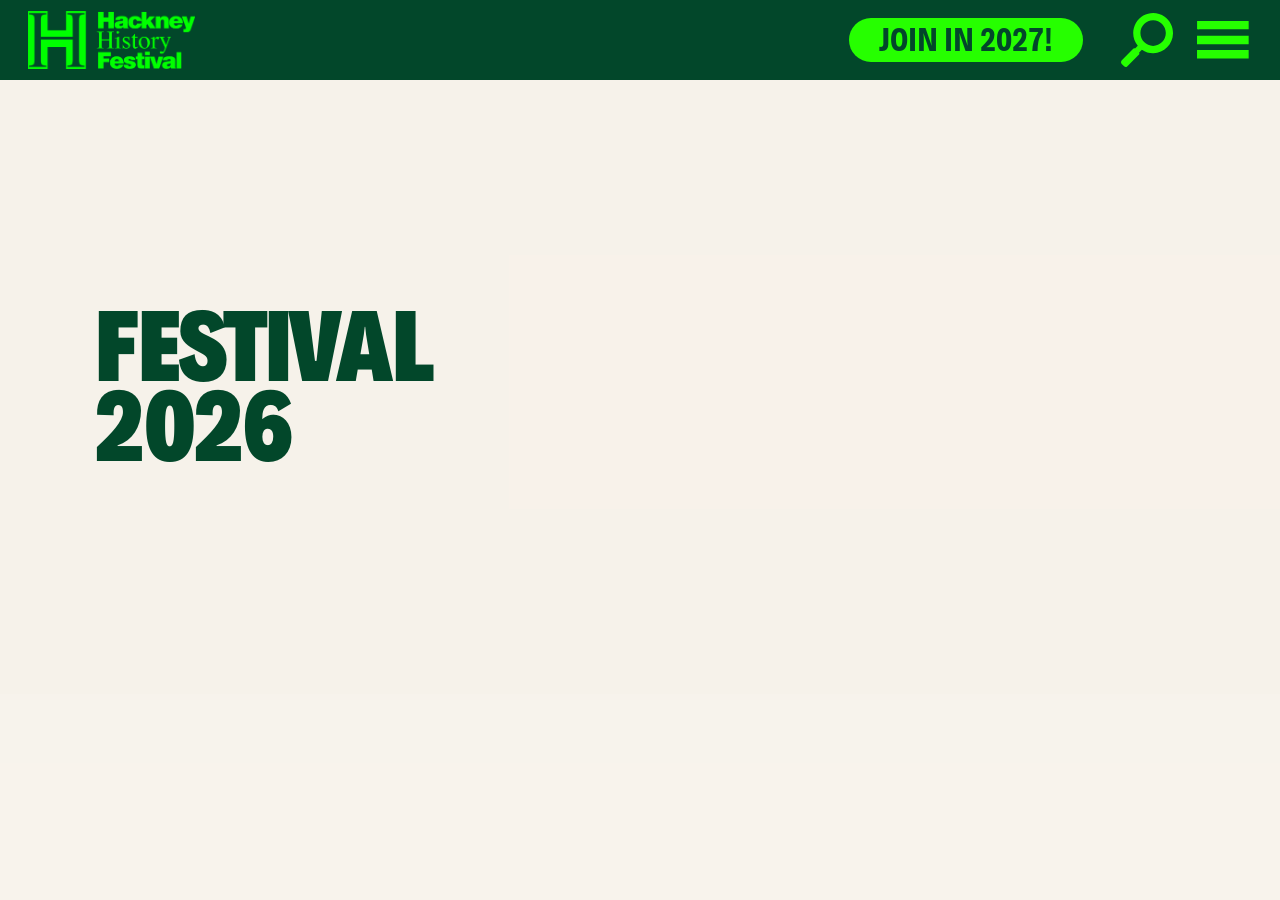
<file: page/festival-2026.html>
<!doctype html>
<html lang="en-GB">
  <head>
    <meta charset="UTF-8">
    <meta name="viewport" content="width=device-width, initial-scale=1.0">
    <link rel="icon" type="image/png" href="../icon/LOGO.png?v=1">
    <meta name="description" content="Hackney History Festival 2026.">
    <title>Festival 2026 — Hackney History Festival</title>
    <link rel="stylesheet" href="../css/fonts.css">
    <link rel="stylesheet" href="index.css">
    <link rel="stylesheet" href="content-page.css">
    <script src="index.js" defer></script>
  </head>
  <body class="content-page content-page--festival-2026">
    <a class="skip-link" href="#main-content">Skip to main content</a>

    <div class="site-shell">
      <header class="site-header" aria-label="Site header">
        <a class="brand" href="index.html" aria-label="Hackney History Festival home">
          <img src="../icon/History-festival.png" width="1447" height="501" alt="Hackney History Festival">
        </a>
        <div class="header-actions">
          <button class="join-button" type="button">JOIN IN 2027!</button>
          <button class="icon-button search-button" type="button" aria-label="Search coming soon" disabled>
            <img src="../icon/search.svg" width="96" height="99" alt="">
          </button>
          <button class="icon-button menu-button" type="button" aria-label="Open menu" aria-controls="menu-panel" aria-expanded="false" data-open-panel="menu-panel">
            <img data-menu-icon data-closed-src="../icon/hamburger.svg" data-open-src="../icon/close.svg" src="../icon/hamburger.svg" width="97" height="70" alt="">
          </button>
        </div>
      </header>

      <main class="content-page-main" id="main-content">
        <section class="content-page-placeholder" aria-labelledby="page-title">
          <h1 id="page-title">Festival<br>2026</h1>
        </section>
      </main>
    </div>

    <div class="menu-backdrop" aria-hidden="true"></div>
    <nav class="panel menu-panel" id="menu-panel" aria-label="Primary navigation" hidden>
      <div class="menu-navigation">
        <div class="menu-primary-links">
          <button class="menu-section-title" type="button">HISTORY FESTIVAL</button>
          <div class="menu-primary-items">
            <a href="festival-2026.html" aria-current="page">Festival 2026</a>
            <div class="menu-programme-links">
              <a href="main-programme.html">Main Programme</a>
              <a href="satellite-events.html">Satellite Events</a>
              <a href="speakers.html">Speakers</a>
            </div>
            <button type="button">Festival Videos</button>
            <a href="past-events.html">Past Events</a>
          </div>
        </div>
        <div class="menu-secondary-links">
          <a href="our-story.html">OUR STORY</a>
          <a href="get-involved.html">GET INVOLVED</a>
        </div>
      </div>
      <div class="menu-footer">
        <a href="https://www.hackneysociety.org/" target="_blank" rel="noopener noreferrer"><img class="hackney-society-logo" src="../icon/hackney-society-logo.svg" width="400" height="100" alt="The Hackney Society"></a>
        <div class="menu-social-links" aria-label="Social media">
          <a class="social-button" href="https://www.facebook.com/people/Hackney-History-Festival/61557135024914/" target="_blank" rel="noopener noreferrer" aria-label="Facebook"><img class="social-facebook" src="../icon/facebook.svg" width="75" height="72" alt=""></a>
          <a class="social-button" href="https://x.com/HackneyHistFest" target="_blank" rel="noopener noreferrer" aria-label="X"><img class="social-x" src="../icon/x.svg" width="77" height="74" alt=""></a>
          <a class="social-button" href="https://www.instagram.com/hackneyhistoryfest/" target="_blank" rel="noopener noreferrer" aria-label="Instagram"><img class="social-instagram" src="../icon/instagram.svg" width="77" height="75" alt=""></a>
          <a class="social-button" href="https://www.youtube.com/@HackneyHistoryFestival" target="_blank" rel="noopener noreferrer" aria-label="YouTube"><img class="social-youtube" src="../icon/youtube.svg" width="86" height="75" alt=""></a>
        </div>
      </div>
    </nav>
  </body>
</html>
</file>
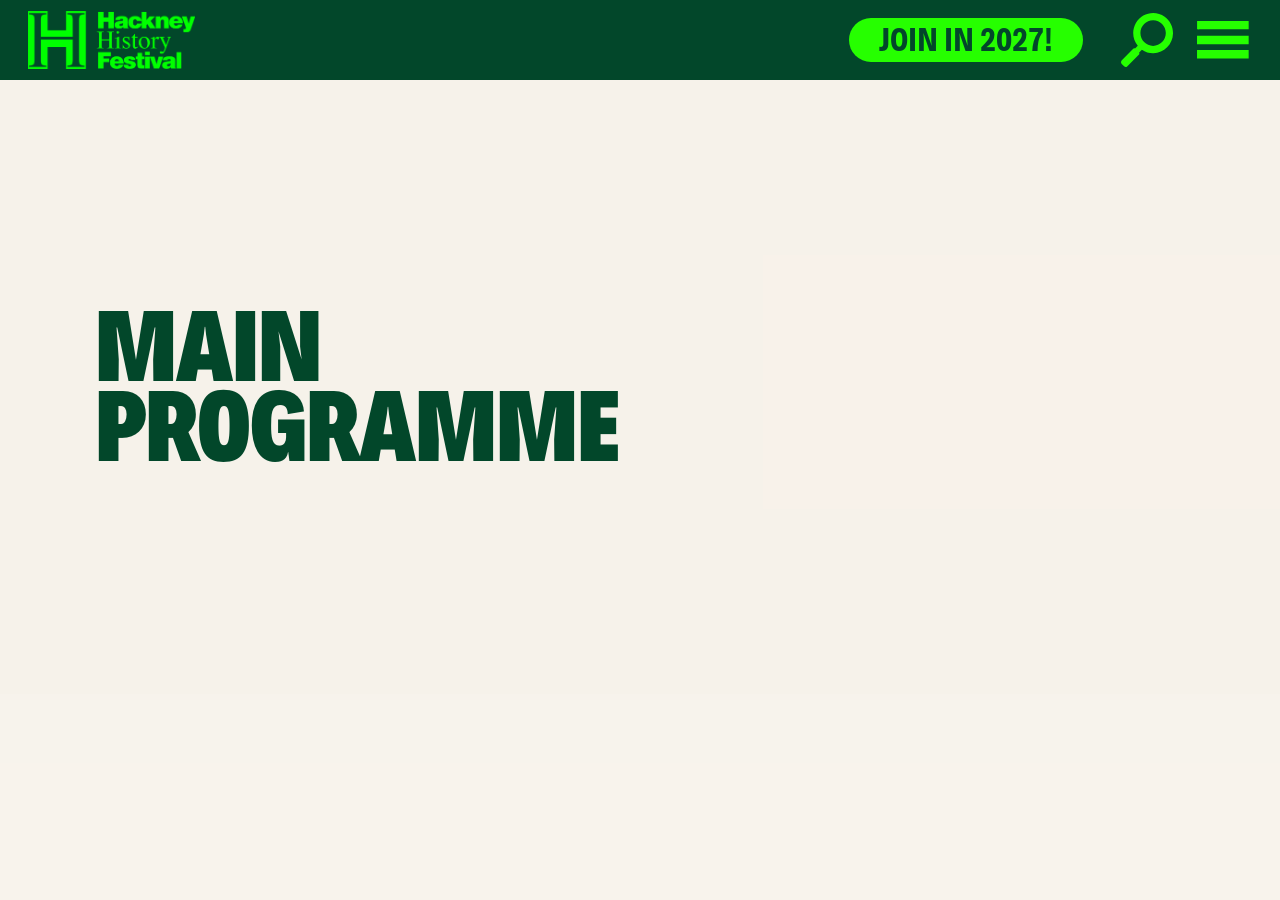
<file: page/main-programme.html>
<!doctype html>
<html lang="en-GB">
  <head>
    <meta charset="UTF-8">
    <meta name="viewport" content="width=device-width, initial-scale=1.0">
    <link rel="icon" type="image/png" href="../icon/LOGO.png?v=1">
    <meta name="description" content="Main Programme for Hackney History Festival 2026.">
    <title>Main Programme — Hackney History Festival</title>
    <link rel="stylesheet" href="../css/fonts.css">
    <link rel="stylesheet" href="index.css">
    <link rel="stylesheet" href="content-page.css">
    <script src="index.js" defer></script>
  </head>
  <body class="content-page content-page--main-programme">
    <a class="skip-link" href="#main-content">Skip to main content</a>

    <div class="site-shell">
      <header class="site-header" aria-label="Site header">
        <a class="brand" href="index.html" aria-label="Hackney History Festival home"><img src="../icon/History-festival.png" width="1447" height="501" alt="Hackney History Festival"></a>
        <div class="header-actions">
          <button class="join-button" type="button">JOIN IN 2027!</button>
          <button class="icon-button search-button" type="button" aria-label="Search coming soon" disabled><img src="../icon/search.svg" width="96" height="99" alt=""></button>
          <button class="icon-button menu-button" type="button" aria-label="Open menu" aria-controls="menu-panel" aria-expanded="false" data-open-panel="menu-panel"><img data-menu-icon data-closed-src="../icon/hamburger.svg" data-open-src="../icon/close.svg" src="../icon/hamburger.svg" width="97" height="70" alt=""></button>
        </div>
      </header>

      <main class="content-page-main" id="main-content">
        <section class="content-page-placeholder" aria-labelledby="page-title"><h1 id="page-title">Main<br>Programme</h1></section>
      </main>
    </div>

    <div class="menu-backdrop" aria-hidden="true"></div>
    <nav class="panel menu-panel" id="menu-panel" aria-label="Primary navigation" hidden>
      <div class="menu-navigation"><div class="menu-primary-links">
        <button class="menu-section-title" type="button">HISTORY FESTIVAL</button>
        <div class="menu-primary-items">
          <a href="festival-2026.html">Festival 2026</a>
          <div class="menu-programme-links"><a href="main-programme.html" aria-current="page">Main Programme</a><a href="satellite-events.html">Satellite Events</a><a href="speakers.html">Speakers</a></div>
          <button type="button">Festival Videos</button><a href="past-events.html">Past Events</a>
        </div>
      </div><div class="menu-secondary-links"><a href="our-story.html">OUR STORY</a><a href="get-involved.html">GET INVOLVED</a></div></div>
      <div class="menu-footer">
        <a href="https://www.hackneysociety.org/" target="_blank" rel="noopener noreferrer"><img class="hackney-society-logo" src="../icon/hackney-society-logo.svg" width="400" height="100" alt="The Hackney Society"></a>
        <div class="menu-social-links" aria-label="Social media"><a class="social-button" href="https://www.facebook.com/people/Hackney-History-Festival/61557135024914/" target="_blank" rel="noopener noreferrer" aria-label="Facebook"><img class="social-facebook" src="../icon/facebook.svg" width="75" height="72" alt=""></a><a class="social-button" href="https://x.com/HackneyHistFest" target="_blank" rel="noopener noreferrer" aria-label="X"><img class="social-x" src="../icon/x.svg" width="77" height="74" alt=""></a><a class="social-button" href="https://www.instagram.com/hackneyhistoryfest/" target="_blank" rel="noopener noreferrer" aria-label="Instagram"><img class="social-instagram" src="../icon/instagram.svg" width="77" height="75" alt=""></a><a class="social-button" href="https://www.youtube.com/@HackneyHistoryFestival" target="_blank" rel="noopener noreferrer" aria-label="YouTube"><img class="social-youtube" src="../icon/youtube.svg" width="86" height="75" alt=""></a></div>
      </div>
    </nav>
  </body>
</html>
</file>
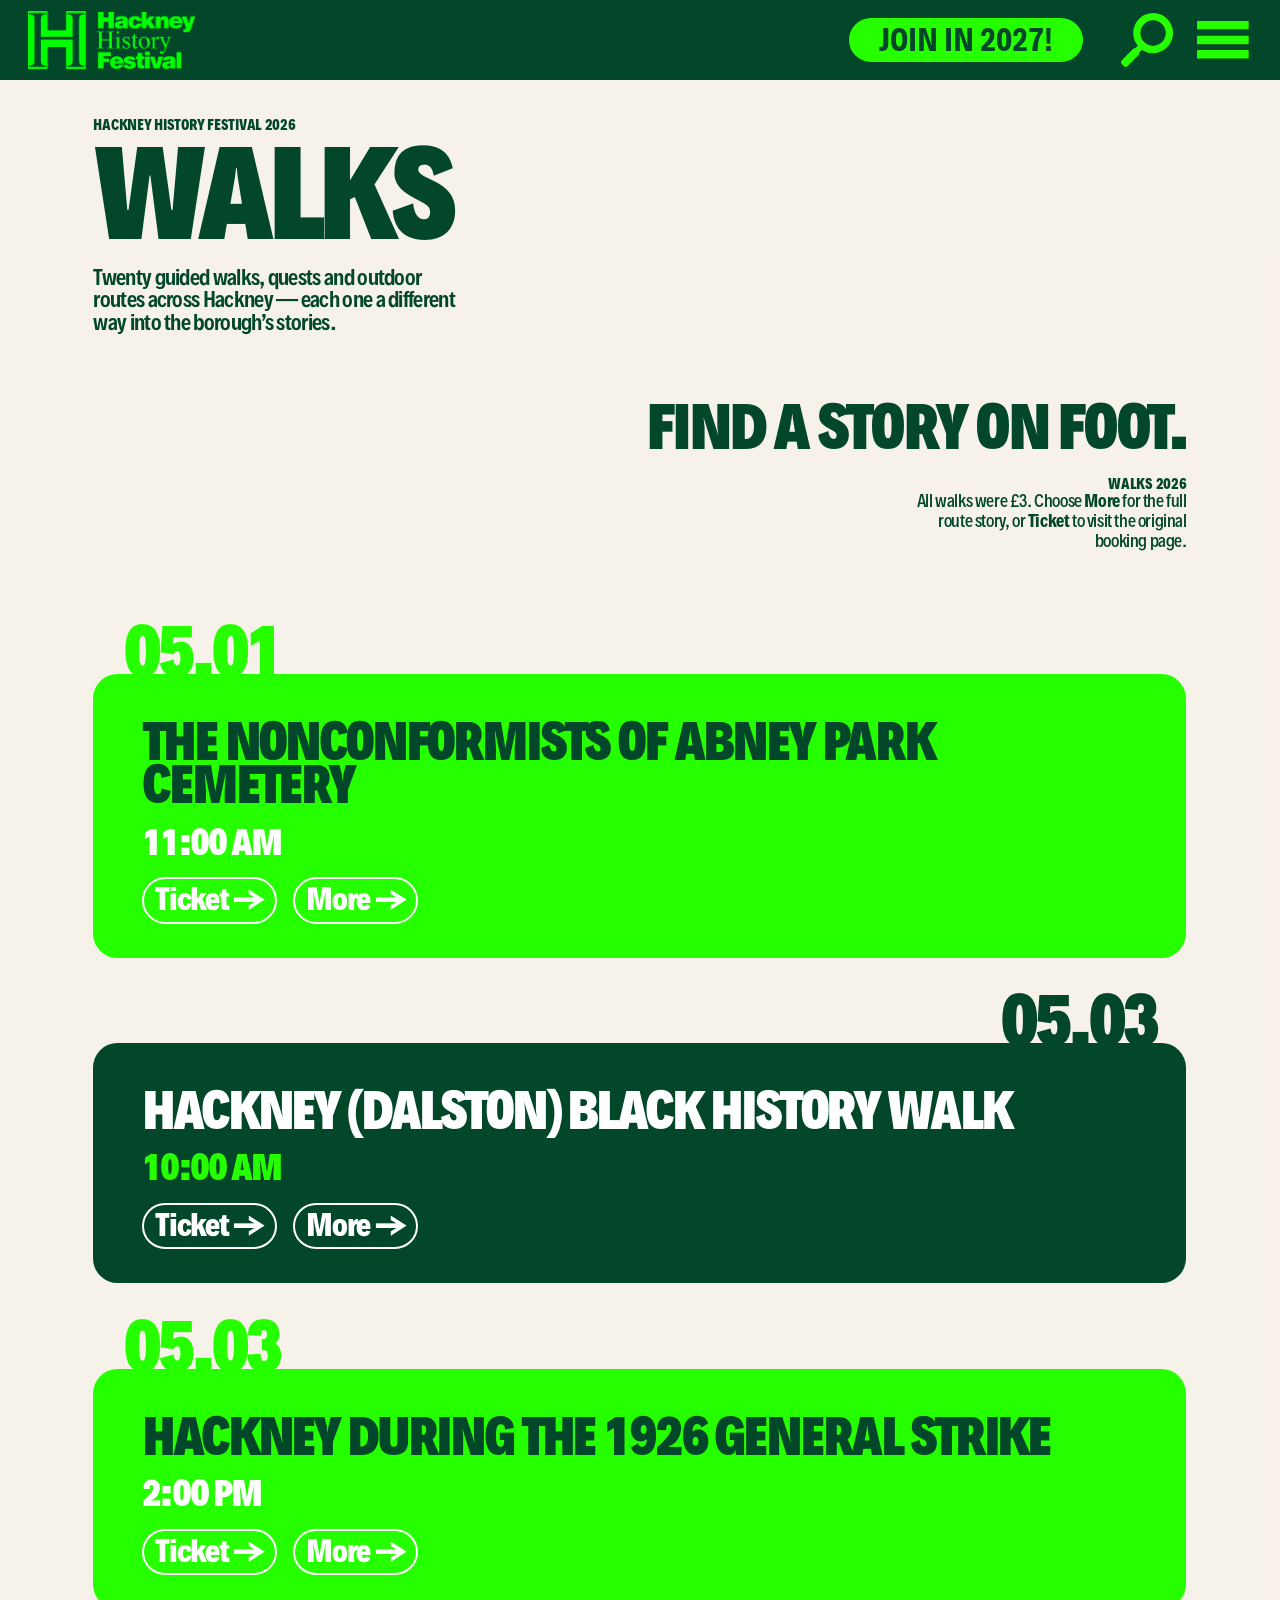
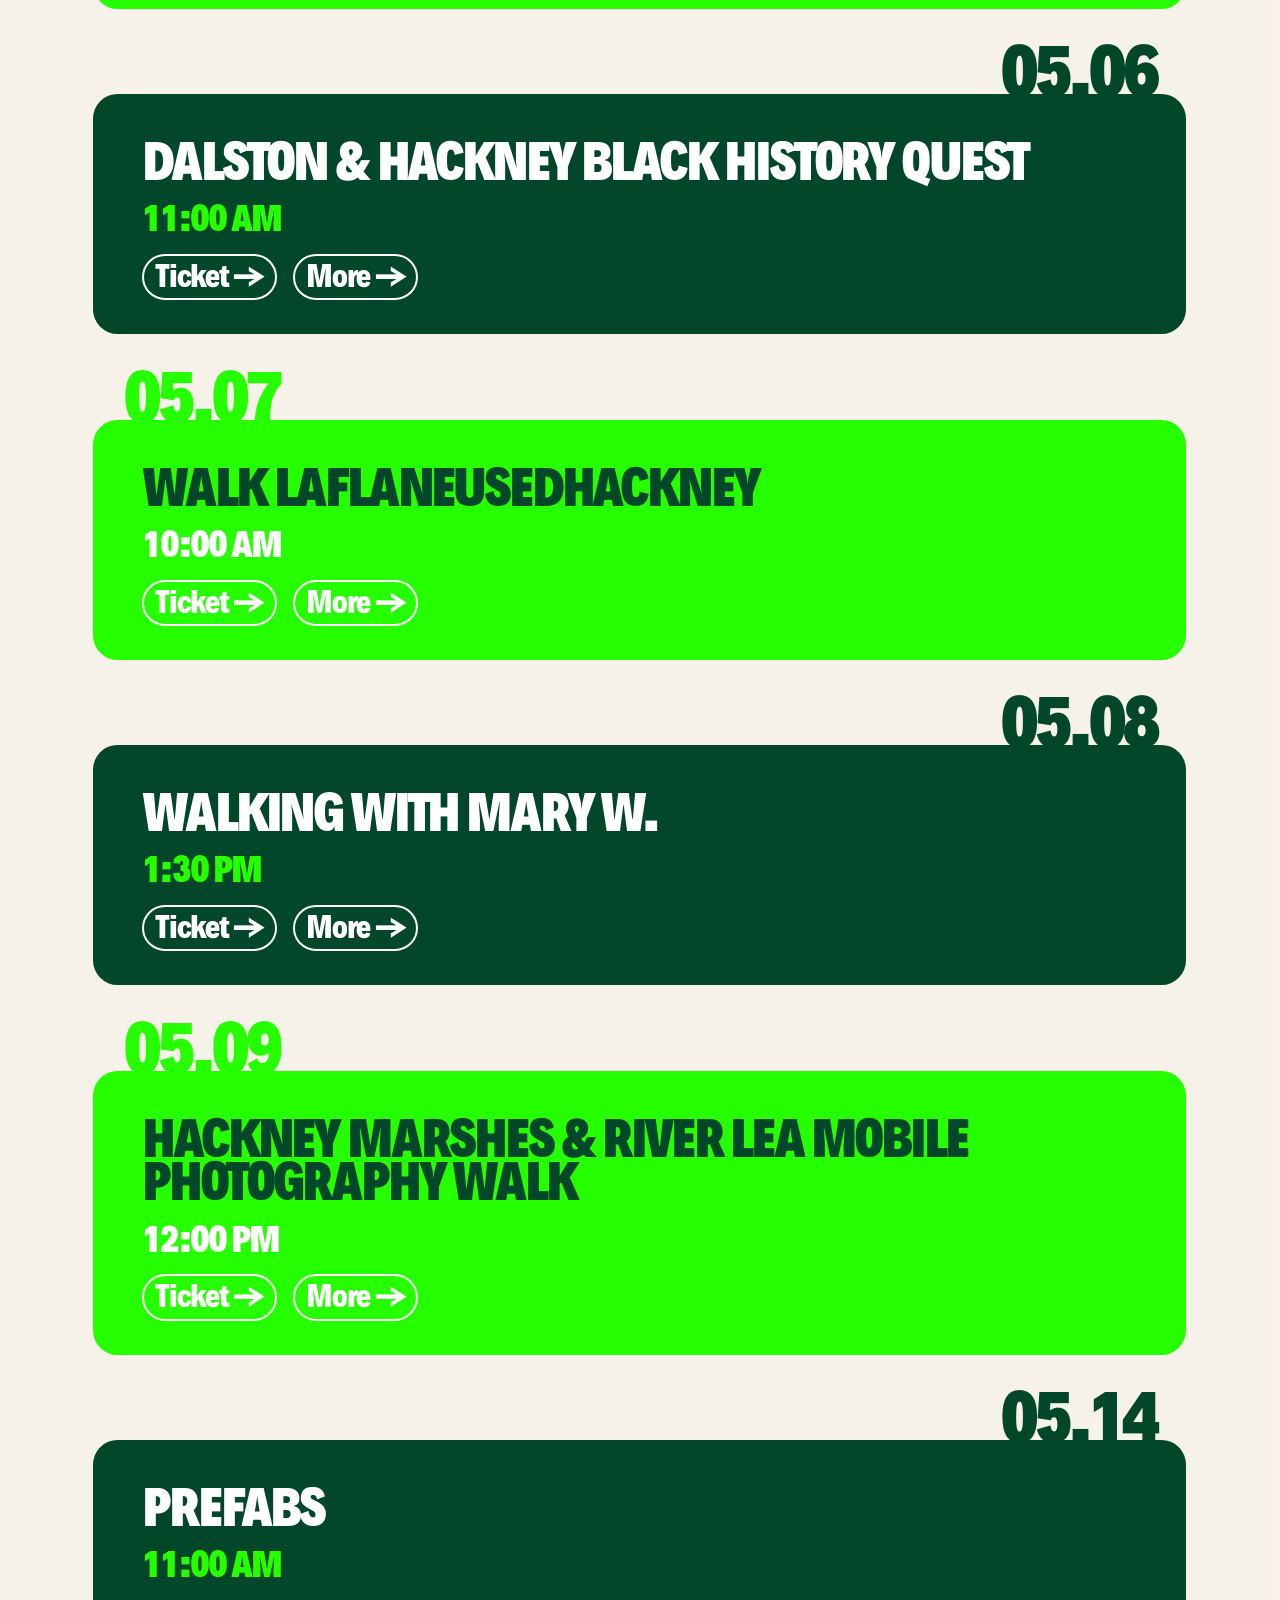
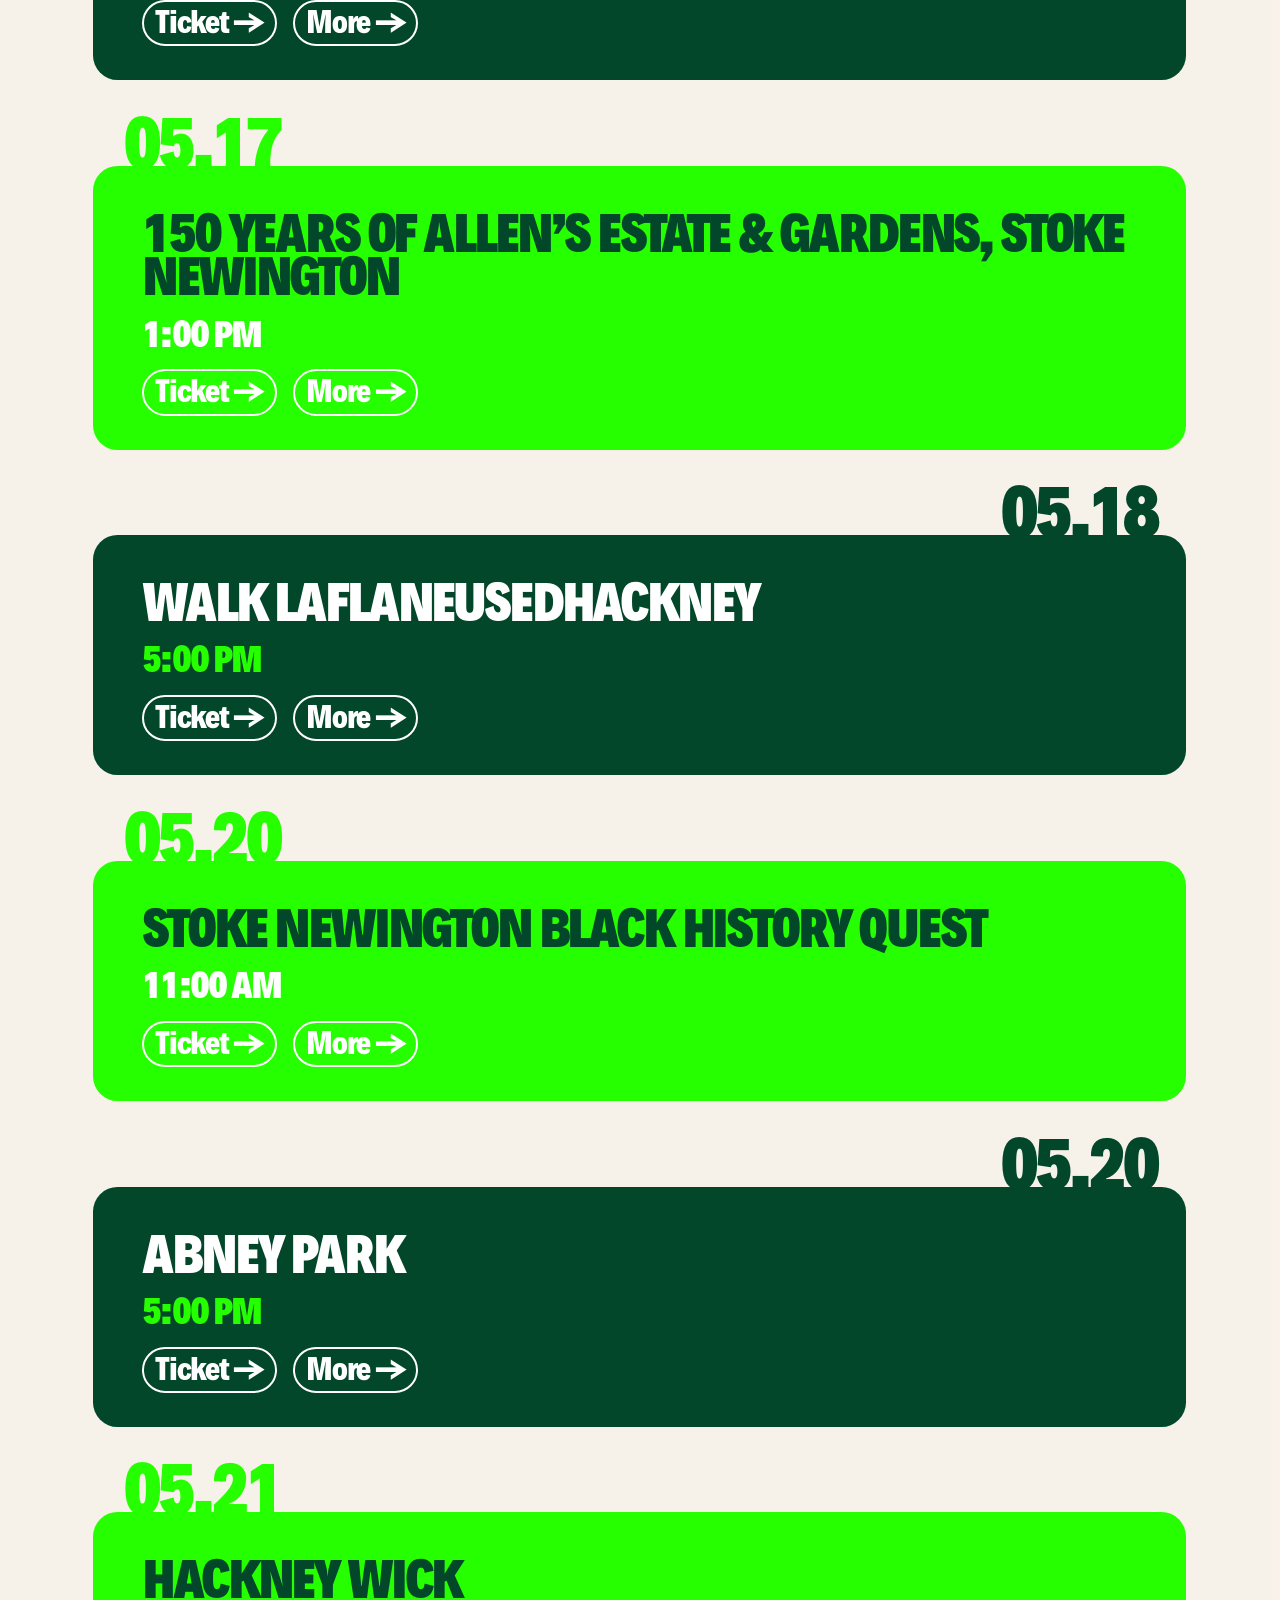
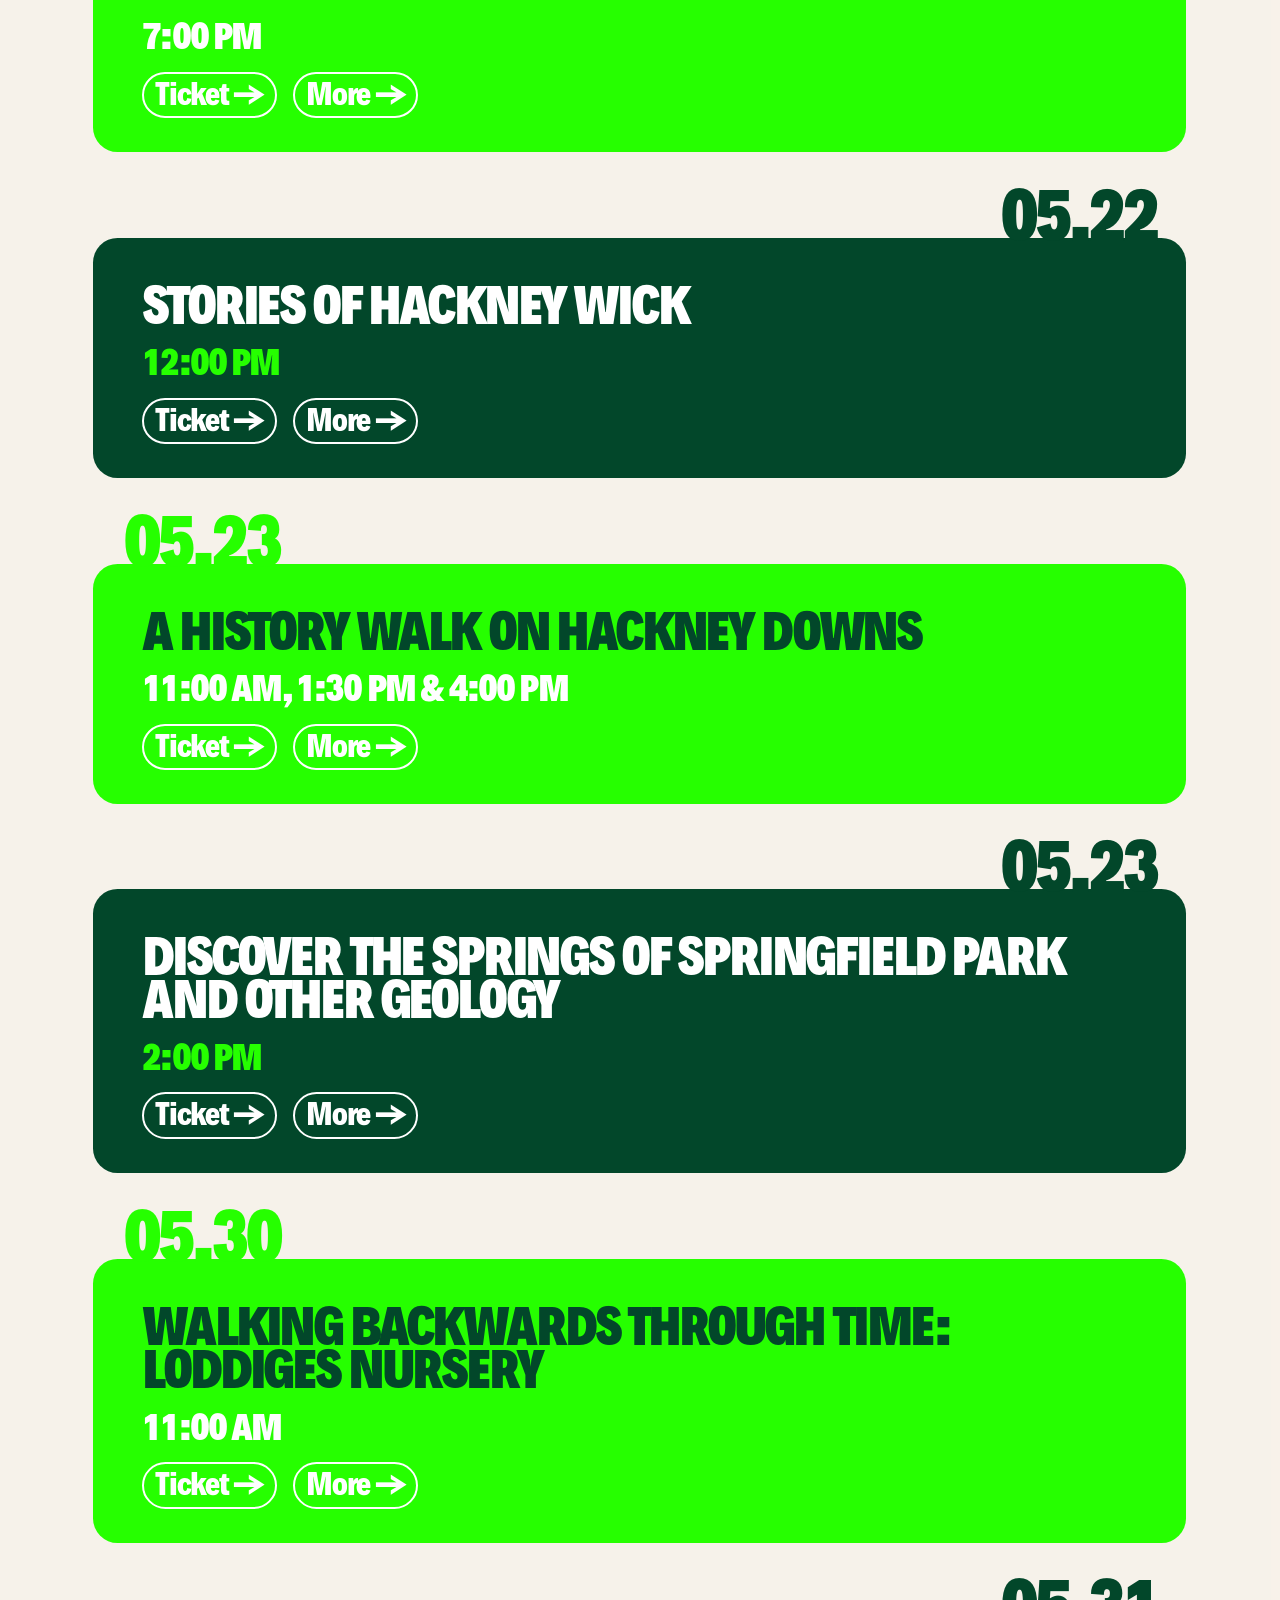
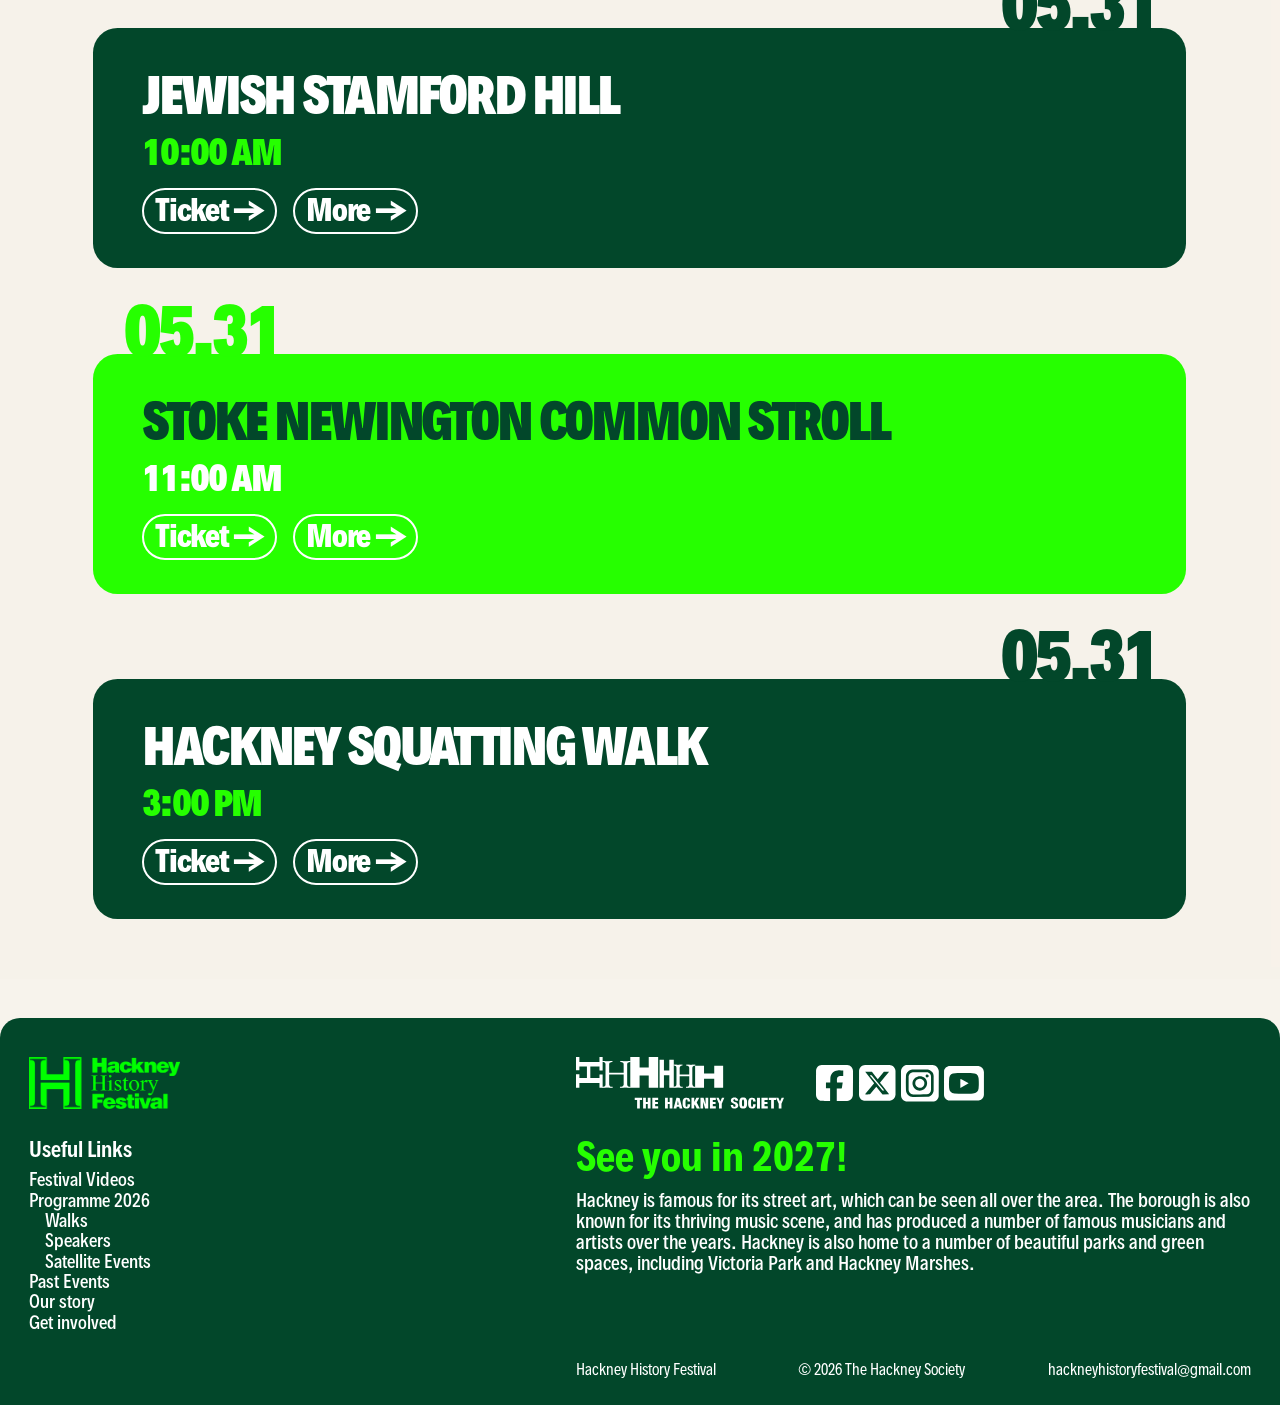
<file: page/past-events.html>
<!doctype html>
<html lang="en-GB">
  <head>
    <meta charset="UTF-8">
    <meta name="viewport" content="width=device-width, initial-scale=1.0">
    <link rel="icon" type="image/png" href="../icon/LOGO.png?v=1">
    <meta name="description" content="Past walks from Hackney History Festival 2026.">
    <title>Past events — Hackney History Festival</title>
    <link rel="stylesheet" href="../css/fonts.css">
    <link rel="stylesheet" href="index.css">
    <link rel="stylesheet" href="content-page.css">
    <script src="index.js" defer></script>
    <script src="walks-data.js" defer></script>
    <script src="walks.js" defer></script>
  </head>
  <body class="content-page content-page--walks">
    <a class="skip-link" href="#main-content">Skip to main content</a>

    <div class="site-shell">
      <header class="site-header" aria-label="Site header">
        <a class="brand" href="index.html" aria-label="Hackney History Festival home"><img src="../icon/History-festival.png" width="1447" height="501" alt="Hackney History Festival"></a>
        <div class="header-actions">
          <button class="join-button" type="button">JOIN IN 2027!</button>
          <button class="icon-button search-button" type="button" aria-label="Search coming soon" disabled><img src="../icon/search.svg" width="96" height="99" alt=""></button>
          <button class="icon-button menu-button" type="button" aria-label="Open menu" aria-controls="menu-panel" aria-expanded="false" data-open-panel="menu-panel"><img data-menu-icon data-closed-src="../icon/hamburger.svg" data-open-src="../icon/close.svg" src="../icon/hamburger.svg" width="97" height="70" alt=""></button>
        </div>
      </header>

      <main class="content-page-main" id="main-content">
        <section class="walks-hero" aria-labelledby="page-title">
          <p class="walks-kicker">Hackney History Festival 2026</p>
          <h1 id="page-title">Walks</h1>
          <p class="walks-intro">Twenty guided walks, quests and outdoor routes across Hackney — each one a different way into the borough’s stories.</p>
        </section>

        <section class="walks-programme" aria-labelledby="walks-programme-heading">
          <div class="walks-programme-heading">
            <h2 id="walks-programme-heading">Find a story on foot.</h2>
            <div class="walks-programme-copy">
              <p>Walks 2026</p>
              <p class="walks-programme-note">All walks were £3. Choose <strong>More</strong> for the full route story, or <strong>Ticket</strong> to visit the original booking page.</p>
            </div>
          </div>
          <ol class="walks-list" id="walks-list" aria-label="Past walks"></ol>
        </section>
      </main>

      <footer class="site-footer" aria-label="Hackney History Festival footer">
        <div class="site-footer-content">
          <div class="footer-left-column">
            <img class="footer-festival-logo" src="../icon/History-festival.png" width="1447" height="501" alt="Hackney History Festival">
            <section class="footer-useful-links" aria-labelledby="useful-links-heading">
              <h2 id="useful-links-heading">Useful Links</h2>
              <ul>
                <li class="footer-useful-links__secondary">Festival Videos</li>
                <li class="footer-useful-links__programme">Programme 2026</li>
                <li class="footer-useful-links__nested">Walks</li>
                <li class="footer-useful-links__nested">Speakers</li>
                <li class="footer-useful-links__nested">Satellite Events</li>
                <li class="footer-useful-links__secondary"><a href="past-events.html" aria-current="page">Past Events</a></li>
                <li class="footer-useful-links__secondary"><a href="our-story.html">Our story</a></li>
                <li class="footer-useful-links__secondary"><a href="get-involved.html">Get involved</a></li>
              </ul>
            </section>
          </div>
          <div class="footer-main-column">
            <section class="footer-farewell" aria-labelledby="footer-see-you-heading">
              <h2 class="footer-see-you-message" id="footer-see-you-heading">See you in 2027!</h2>
              <p class="footer-description">Hackney is famous for its street art, which can be seen all over the area. The borough is also known for its thriving music scene, and has produced a number of famous musicians and artists over the years. Hackney is also home to a number of beautiful parks and green spaces, including Victoria Park and Hackney Marshes.</p>
            </section>
            <div class="footer-meta"><span>Hackney History Festival</span><span>© 2026 The Hackney Society</span><span>hackneyhistoryfestival@gmail.com</span></div>
            <div class="footer-partners">
              <a href="https://www.hackneysociety.org/" target="_blank" rel="noopener noreferrer"><img class="footer-society-logo" src="../icon/hackney-society-logo.svg" width="400" height="100" alt="The Hackney Society"></a>
              <ul class="footer-social-links" aria-label="Social media">
                <li><a href="https://www.facebook.com/people/Hackney-History-Festival/61557135024914/" target="_blank" rel="noopener noreferrer"><img src="../icon/facebook.svg" width="75" height="72" alt="Facebook"></a></li>
                <li><a href="https://x.com/HackneyHistFest" target="_blank" rel="noopener noreferrer"><img src="../icon/x.svg" width="77" height="74" alt="X"></a></li>
                <li><a href="https://www.instagram.com/hackneyhistoryfest/" target="_blank" rel="noopener noreferrer"><img src="../icon/instagram.svg" width="77" height="74" alt="Instagram"></a></li>
                <li><a href="https://www.youtube.com/@HackneyHistoryFestival" target="_blank" rel="noopener noreferrer"><img src="../icon/youtube.svg" width="86" height="75" alt="YouTube"></a></li>
              </ul>
            </div>
          </div>
        </div>
      </footer>
    </div>

    <div class="menu-backdrop" aria-hidden="true"></div>
    <nav class="panel menu-panel" id="menu-panel" aria-label="Primary navigation" hidden>
      <div class="menu-navigation"><div class="menu-primary-links"><button class="menu-section-title" type="button">HISTORY FESTIVAL</button><div class="menu-primary-items"><a href="festival-2026.html">Festival 2026</a><div class="menu-programme-links"><a href="main-programme.html">Main Programme</a><a href="satellite-events.html">Satellite Events</a><a href="speakers.html">Speakers</a></div><button type="button">Festival Videos</button><a href="past-events.html" aria-current="page">Past Events</a></div></div><div class="menu-secondary-links"><a href="our-story.html">OUR STORY</a><a href="get-involved.html">GET INVOLVED</a></div></div>
      <div class="menu-footer"><a href="https://www.hackneysociety.org/" target="_blank" rel="noopener noreferrer"><img class="hackney-society-logo" src="../icon/hackney-society-logo.svg" width="400" height="100" alt="The Hackney Society"></a><div class="menu-social-links" aria-label="Social media"><a class="social-button" href="https://www.facebook.com/people/Hackney-History-Festival/61557135024914/" target="_blank" rel="noopener noreferrer" aria-label="Facebook"><img class="social-facebook" src="../icon/facebook.svg" width="75" height="72" alt=""></a><a class="social-button" href="https://x.com/HackneyHistFest" target="_blank" rel="noopener noreferrer" aria-label="X"><img class="social-x" src="../icon/x.svg" width="77" height="74" alt=""></a><a class="social-button" href="https://www.instagram.com/hackneyhistoryfest/" target="_blank" rel="noopener noreferrer" aria-label="Instagram"><img class="social-instagram" src="../icon/instagram.svg" width="77" height="74" alt=""></a><a class="social-button" href="https://www.youtube.com/@HackneyHistoryFestival" target="_blank" rel="noopener noreferrer" aria-label="YouTube"><img class="social-youtube" src="../icon/youtube.svg" width="86" height="75" alt=""></a></div></div>
    </nav>
  </body>
</html>
</file>
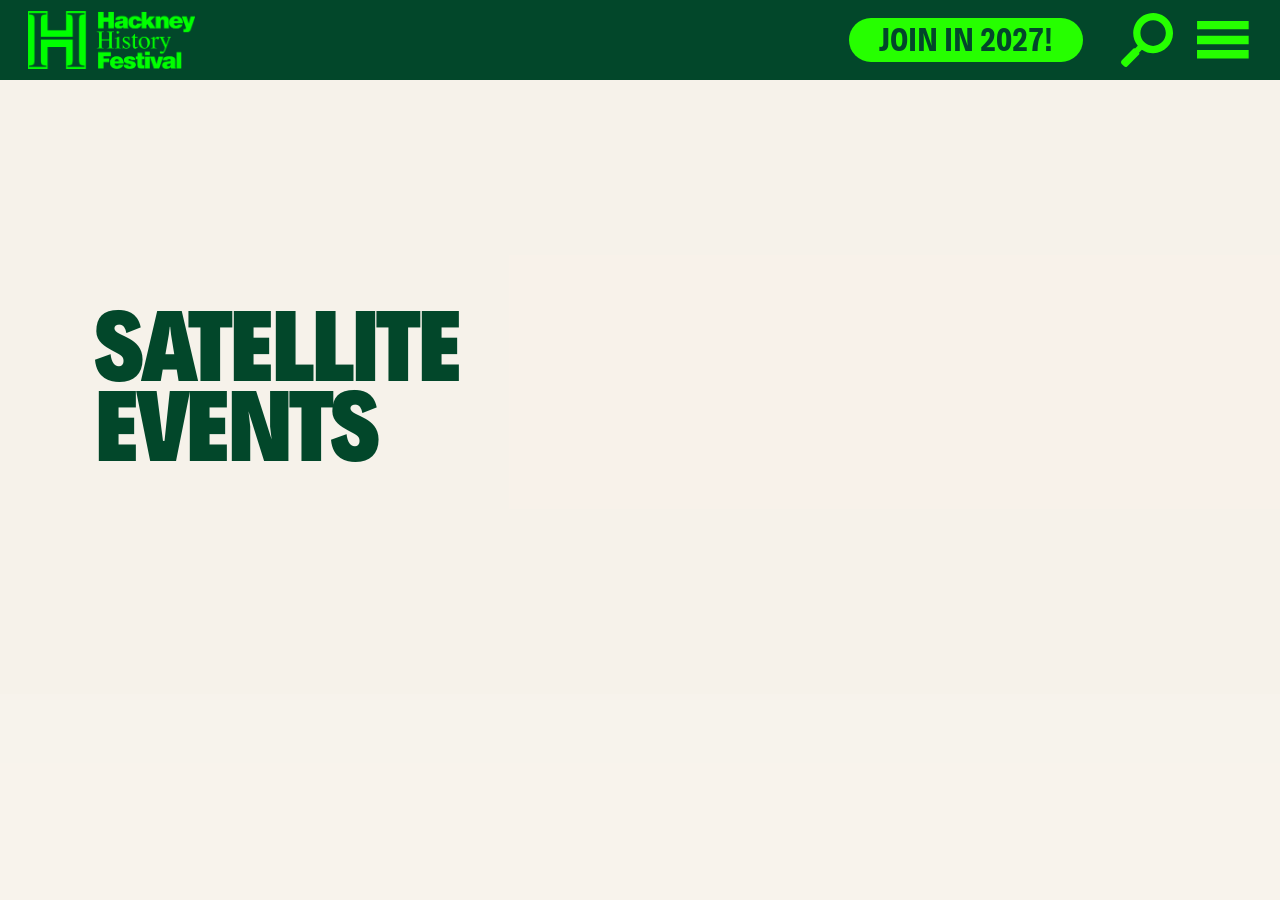
<file: page/satellite-events.html>
<!doctype html>
<html lang="en-GB">
  <head>
    <meta charset="UTF-8">
    <meta name="viewport" content="width=device-width, initial-scale=1.0">
    <link rel="icon" type="image/png" href="../icon/LOGO.png?v=1">
    <meta name="description" content="Satellite Events for Hackney History Festival 2026.">
    <title>Satellite Events — Hackney History Festival</title>
    <link rel="stylesheet" href="../css/fonts.css">
    <link rel="stylesheet" href="index.css">
    <link rel="stylesheet" href="content-page.css">
    <script src="index.js" defer></script>
  </head>
  <body class="content-page content-page--satellite-events">
    <a class="skip-link" href="#main-content">Skip to main content</a>

    <div class="site-shell">
      <header class="site-header" aria-label="Site header">
        <a class="brand" href="index.html" aria-label="Hackney History Festival home"><img src="../icon/History-festival.png" width="1447" height="501" alt="Hackney History Festival"></a>
        <div class="header-actions"><button class="join-button" type="button">JOIN IN 2027!</button><button class="icon-button search-button" type="button" aria-label="Search coming soon" disabled><img src="../icon/search.svg" width="96" height="99" alt=""></button><button class="icon-button menu-button" type="button" aria-label="Open menu" aria-controls="menu-panel" aria-expanded="false" data-open-panel="menu-panel"><img data-menu-icon data-closed-src="../icon/hamburger.svg" data-open-src="../icon/close.svg" src="../icon/hamburger.svg" width="97" height="70" alt=""></button></div>
      </header>
      <main class="content-page-main" id="main-content"><section class="content-page-placeholder" aria-labelledby="page-title"><h1 id="page-title">Satellite<br>Events</h1></section></main>
    </div>

    <div class="menu-backdrop" aria-hidden="true"></div>
    <nav class="panel menu-panel" id="menu-panel" aria-label="Primary navigation" hidden>
      <div class="menu-navigation"><div class="menu-primary-links"><button class="menu-section-title" type="button">HISTORY FESTIVAL</button><div class="menu-primary-items"><a href="festival-2026.html">Festival 2026</a><div class="menu-programme-links"><a href="main-programme.html">Main Programme</a><a href="satellite-events.html" aria-current="page">Satellite Events</a><a href="speakers.html">Speakers</a></div><button type="button">Festival Videos</button><a href="past-events.html">Past Events</a></div></div><div class="menu-secondary-links"><a href="our-story.html">OUR STORY</a><a href="get-involved.html">GET INVOLVED</a></div></div>
      <div class="menu-footer"><a href="https://www.hackneysociety.org/" target="_blank" rel="noopener noreferrer"><img class="hackney-society-logo" src="../icon/hackney-society-logo.svg" width="400" height="100" alt="The Hackney Society"></a><div class="menu-social-links" aria-label="Social media"><a class="social-button" href="https://www.facebook.com/people/Hackney-History-Festival/61557135024914/" target="_blank" rel="noopener noreferrer" aria-label="Facebook"><img class="social-facebook" src="../icon/facebook.svg" width="75" height="72" alt=""></a><a class="social-button" href="https://x.com/HackneyHistFest" target="_blank" rel="noopener noreferrer" aria-label="X"><img class="social-x" src="../icon/x.svg" width="77" height="74" alt=""></a><a class="social-button" href="https://www.instagram.com/hackneyhistoryfest/" target="_blank" rel="noopener noreferrer" aria-label="Instagram"><img class="social-instagram" src="../icon/instagram.svg" width="77" height="75" alt=""></a><a class="social-button" href="https://www.youtube.com/@HackneyHistoryFestival" target="_blank" rel="noopener noreferrer" aria-label="YouTube"><img class="social-youtube" src="../icon/youtube.svg" width="86" height="75" alt=""></a></div></div>
    </nav>
  </body>
</html>
</file>
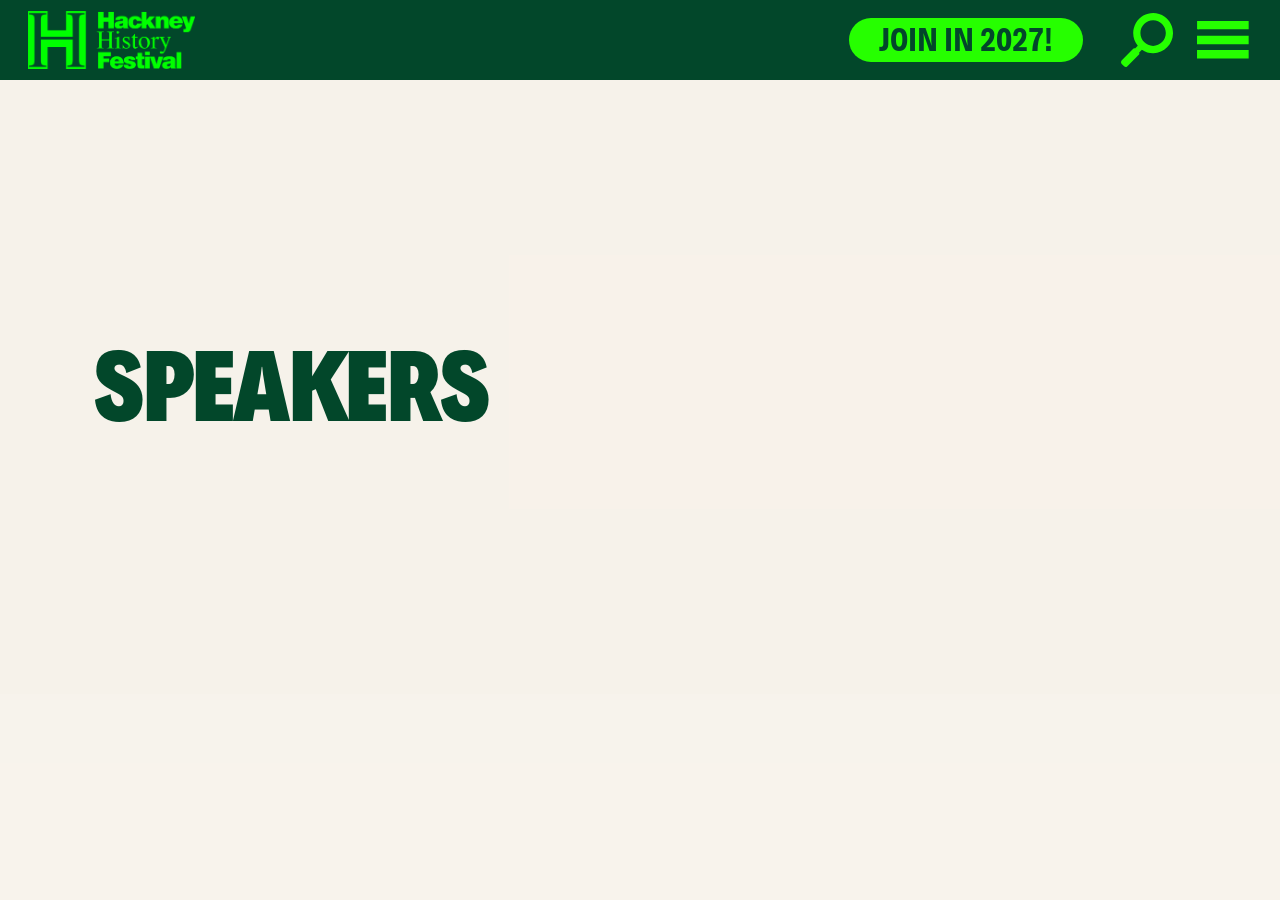
<file: page/speakers.html>
<!doctype html>
<html lang="en-GB">
  <head>
    <meta charset="UTF-8">
    <meta name="viewport" content="width=device-width, initial-scale=1.0">
    <link rel="icon" type="image/png" href="../icon/LOGO.png?v=1">
    <meta name="description" content="Speakers for Hackney History Festival 2026.">
    <title>Speakers — Hackney History Festival</title>
    <link rel="stylesheet" href="../css/fonts.css">
    <link rel="stylesheet" href="index.css">
    <link rel="stylesheet" href="content-page.css">
    <script src="index.js" defer></script>
  </head>
  <body class="content-page content-page--speakers">
    <a class="skip-link" href="#main-content">Skip to main content</a>

    <div class="site-shell">
      <header class="site-header" aria-label="Site header">
        <a class="brand" href="index.html" aria-label="Hackney History Festival home"><img src="../icon/History-festival.png" width="1447" height="501" alt="Hackney History Festival"></a>
        <div class="header-actions"><button class="join-button" type="button">JOIN IN 2027!</button><button class="icon-button search-button" type="button" aria-label="Search coming soon" disabled><img src="../icon/search.svg" width="96" height="99" alt=""></button><button class="icon-button menu-button" type="button" aria-label="Open menu" aria-controls="menu-panel" aria-expanded="false" data-open-panel="menu-panel"><img data-menu-icon data-closed-src="../icon/hamburger.svg" data-open-src="../icon/close.svg" src="../icon/hamburger.svg" width="97" height="70" alt=""></button></div>
      </header>
      <main class="content-page-main" id="main-content"><section class="content-page-placeholder" aria-labelledby="page-title"><h1 id="page-title">Speakers</h1></section></main>
    </div>

    <div class="menu-backdrop" aria-hidden="true"></div>
    <nav class="panel menu-panel" id="menu-panel" aria-label="Primary navigation" hidden>
      <div class="menu-navigation"><div class="menu-primary-links"><button class="menu-section-title" type="button">HISTORY FESTIVAL</button><div class="menu-primary-items"><a href="festival-2026.html">Festival 2026</a><div class="menu-programme-links"><a href="main-programme.html">Main Programme</a><a href="satellite-events.html">Satellite Events</a><a href="speakers.html" aria-current="page">Speakers</a></div><button type="button">Festival Videos</button><a href="past-events.html">Past Events</a></div></div><div class="menu-secondary-links"><a href="our-story.html">OUR STORY</a><a href="get-involved.html">GET INVOLVED</a></div></div>
      <div class="menu-footer"><a href="https://www.hackneysociety.org/" target="_blank" rel="noopener noreferrer"><img class="hackney-society-logo" src="../icon/hackney-society-logo.svg" width="400" height="100" alt="The Hackney Society"></a><div class="menu-social-links" aria-label="Social media"><a class="social-button" href="https://www.facebook.com/people/Hackney-History-Festival/61557135024914/" target="_blank" rel="noopener noreferrer" aria-label="Facebook"><img class="social-facebook" src="../icon/facebook.svg" width="75" height="72" alt=""></a><a class="social-button" href="https://x.com/HackneyHistFest" target="_blank" rel="noopener noreferrer" aria-label="X"><img class="social-x" src="../icon/x.svg" width="77" height="74" alt=""></a><a class="social-button" href="https://www.instagram.com/hackneyhistoryfest/" target="_blank" rel="noopener noreferrer" aria-label="Instagram"><img class="social-instagram" src="../icon/instagram.svg" width="77" height="75" alt=""></a><a class="social-button" href="https://www.youtube.com/@HackneyHistoryFestival" target="_blank" rel="noopener noreferrer" aria-label="YouTube"><img class="social-youtube" src="../icon/youtube.svg" width="86" height="75" alt=""></a></div></div>
    </nav>
  </body>
</html>
</file>
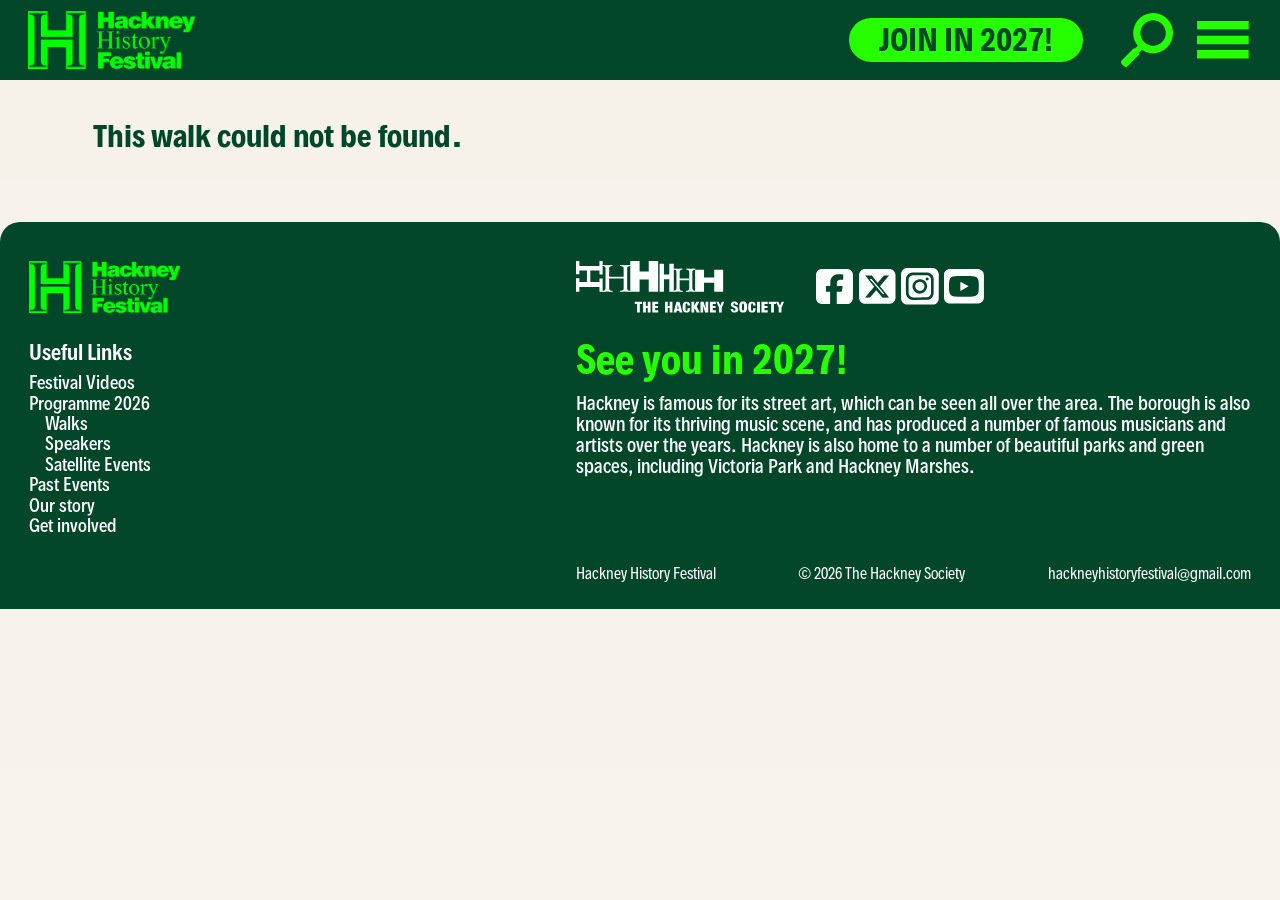
<file: page/walk-detail.html>
<!doctype html>
<html lang="en-GB">
  <head>
    <meta charset="UTF-8">
    <meta name="viewport" content="width=device-width, initial-scale=1.0">
    <link rel="icon" type="image/png" href="../icon/LOGO.png?v=1">
    <meta name="description" content="Walk details from Hackney History Festival 2026.">
    <title>Walk details — Hackney History Festival</title>
    <link rel="stylesheet" href="../css/fonts.css">
    <link rel="stylesheet" href="index.css">
    <link rel="stylesheet" href="content-page.css">
    <script src="index.js" defer></script>
    <script src="walks-data.js" defer></script>
    <script src="walks.js" defer></script>
  </head>
  <body class="content-page content-page--walk-detail">
    <a class="skip-link" href="#main-content">Skip to main content</a>

    <div class="site-shell">
      <header class="site-header" aria-label="Site header">
        <a class="brand" href="index.html" aria-label="Hackney History Festival home"><img src="../icon/History-festival.png" width="1447" height="501" alt="Hackney History Festival"></a>
        <div class="header-actions">
          <button class="join-button" type="button">JOIN IN 2027!</button>
          <button class="icon-button search-button" type="button" aria-label="Search coming soon" disabled><img src="../icon/search.svg" width="96" height="99" alt=""></button>
          <button class="icon-button menu-button" type="button" aria-label="Open menu" aria-controls="menu-panel" aria-expanded="false" data-open-panel="menu-panel"><img data-menu-icon data-closed-src="../icon/hamburger.svg" data-open-src="../icon/close.svg" src="../icon/hamburger.svg" width="97" height="70" alt=""></button>
        </div>
      </header>

      <main class="content-page-main" id="main-content">
        <section class="walk-detail" id="walk-detail" aria-live="polite"></section>
      </main>

      <footer class="site-footer" aria-label="Hackney History Festival footer">
        <div class="site-footer-content">
          <div class="footer-left-column">
            <img class="footer-festival-logo" src="../icon/History-festival.png" width="1447" height="501" alt="Hackney History Festival">
            <section class="footer-useful-links" aria-labelledby="useful-links-heading">
              <h2 id="useful-links-heading">Useful Links</h2>
              <ul>
                <li class="footer-useful-links__secondary">Festival Videos</li>
                <li class="footer-useful-links__programme">Programme 2026</li>
                <li class="footer-useful-links__nested">Walks</li>
                <li class="footer-useful-links__nested">Speakers</li>
                <li class="footer-useful-links__nested">Satellite Events</li>
                <li class="footer-useful-links__secondary"><a href="past-events.html" aria-current="page">Past Events</a></li>
                <li class="footer-useful-links__secondary"><a href="our-story.html">Our story</a></li>
                <li class="footer-useful-links__secondary"><a href="get-involved.html">Get involved</a></li>
              </ul>
            </section>
          </div>
          <div class="footer-main-column">
            <section class="footer-farewell" aria-labelledby="footer-see-you-heading">
              <h2 class="footer-see-you-message" id="footer-see-you-heading">See you in 2027!</h2>
              <p class="footer-description">Hackney is famous for its street art, which can be seen all over the area. The borough is also known for its thriving music scene, and has produced a number of famous musicians and artists over the years. Hackney is also home to a number of beautiful parks and green spaces, including Victoria Park and Hackney Marshes.</p>
            </section>
            <div class="footer-meta"><span>Hackney History Festival</span><span>© 2026 The Hackney Society</span><span>hackneyhistoryfestival@gmail.com</span></div>
            <div class="footer-partners">
              <a href="https://www.hackneysociety.org/" target="_blank" rel="noopener noreferrer"><img class="footer-society-logo" src="../icon/hackney-society-logo.svg" width="400" height="100" alt="The Hackney Society"></a>
              <ul class="footer-social-links" aria-label="Social media">
                <li><a href="https://www.facebook.com/people/Hackney-History-Festival/61557135024914/" target="_blank" rel="noopener noreferrer"><img src="../icon/facebook.svg" width="75" height="72" alt="Facebook"></a></li>
                <li><a href="https://x.com/HackneyHistFest" target="_blank" rel="noopener noreferrer"><img src="../icon/x.svg" width="77" height="74" alt="X"></a></li>
                <li><a href="https://www.instagram.com/hackneyhistoryfest/" target="_blank" rel="noopener noreferrer"><img src="../icon/instagram.svg" width="77" height="74" alt="Instagram"></a></li>
                <li><a href="https://www.youtube.com/@HackneyHistoryFestival" target="_blank" rel="noopener noreferrer"><img src="../icon/youtube.svg" width="86" height="75" alt="YouTube"></a></li>
              </ul>
            </div>
          </div>
        </div>
      </footer>
    </div>

    <div class="menu-backdrop" aria-hidden="true"></div>
    <nav class="panel menu-panel" id="menu-panel" aria-label="Primary navigation" hidden>
      <div class="menu-navigation"><div class="menu-primary-links"><button class="menu-section-title" type="button">HISTORY FESTIVAL</button><div class="menu-primary-items"><a href="festival-2026.html">Festival 2026</a><div class="menu-programme-links"><a href="main-programme.html">Main Programme</a><a href="satellite-events.html">Satellite Events</a><a href="speakers.html">Speakers</a></div><button type="button">Festival Videos</button><a href="past-events.html" aria-current="page">Past Events</a></div></div><div class="menu-secondary-links"><a href="our-story.html">OUR STORY</a><a href="get-involved.html">GET INVOLVED</a></div></div>
      <div class="menu-footer"><a href="https://www.hackneysociety.org/" target="_blank" rel="noopener noreferrer"><img class="hackney-society-logo" src="../icon/hackney-society-logo.svg" width="400" height="100" alt="The Hackney Society"></a><div class="menu-social-links" aria-label="Social media"><a class="social-button" href="https://www.facebook.com/people/Hackney-History-Festival/61557135024914/" target="_blank" rel="noopener noreferrer" aria-label="Facebook"><img class="social-facebook" src="../icon/facebook.svg" width="75" height="72" alt=""></a><a class="social-button" href="https://x.com/HackneyHistFest" target="_blank" rel="noopener noreferrer" aria-label="X"><img class="social-x" src="../icon/x.svg" width="77" height="74" alt=""></a><a class="social-button" href="https://www.instagram.com/hackneyhistoryfest/" target="_blank" rel="noopener noreferrer" aria-label="Instagram"><img class="social-instagram" src="../icon/instagram.svg" width="77" height="74" alt=""></a><a class="social-button" href="https://www.youtube.com/@HackneyHistoryFestival" target="_blank" rel="noopener noreferrer" aria-label="YouTube"><img class="social-youtube" src="../icon/youtube.svg" width="86" height="75" alt=""></a></div></div>
    </nav>
  </body>
</html>
</file>
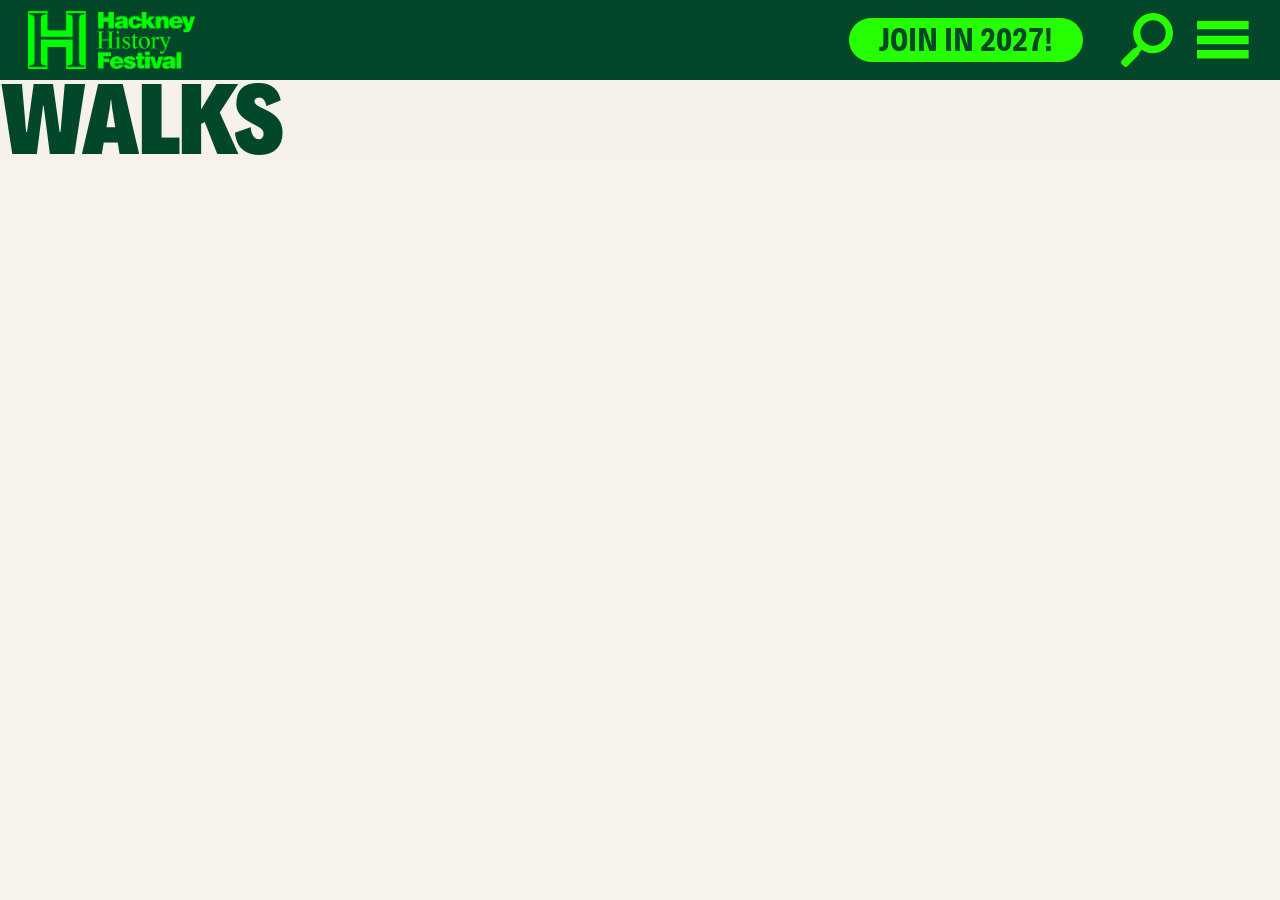
<file: page/walks.html>
<!doctype html>
<html lang="en-GB">
  <head>
    <meta charset="UTF-8">
    <meta name="viewport" content="width=device-width, initial-scale=1.0">
    <link rel="icon" type="image/png" href="../icon/LOGO.png?v=1">
    <meta name="description" content="Walks for Hackney History Festival 2026.">
    <title>Walks — Hackney History Festival</title>
    <link rel="stylesheet" href="../css/fonts.css">
    <link rel="stylesheet" href="index.css">
    <link rel="stylesheet" href="content-page.css">
    <script src="index.js" defer></script>
  </head>
  <body class="content-page content-page--walks">
    <a class="skip-link" href="#main-content">Skip to main content</a>

    <div class="site-shell">
      <header class="site-header" aria-label="Site header">
        <a class="brand" href="index.html" aria-label="Hackney History Festival home"><img src="../icon/History-festival.png" width="1447" height="501" alt="Hackney History Festival"></a>
        <div class="header-actions"><button class="join-button" type="button">JOIN IN 2027!</button><button class="icon-button search-button" type="button" aria-label="Search coming soon" disabled><img src="../icon/search.svg" width="96" height="99" alt=""></button><button class="icon-button menu-button" type="button" aria-label="Open menu" aria-controls="menu-panel" aria-expanded="false" data-open-panel="menu-panel"><img data-menu-icon data-closed-src="../icon/hamburger.svg" data-open-src="../icon/close.svg" src="../icon/hamburger.svg" width="97" height="70" alt=""></button></div>
      </header>
      <main class="content-page-main" id="main-content"><section class="content-page-placeholder" aria-labelledby="page-title"><h1 id="page-title">Walks</h1></section></main>
    </div>

    <div class="menu-backdrop" aria-hidden="true"></div>
    <nav class="panel menu-panel" id="menu-panel" aria-label="Primary navigation" hidden>
      <div class="menu-navigation"><div class="menu-primary-links"><button class="menu-section-title" type="button">HISTORY FESTIVAL</button><div class="menu-primary-items"><a href="festival-2026.html">Festival 2026</a><div class="menu-programme-links"><a href="main-programme.html">Main Programme</a><a href="satellite-events.html">Satellite Events</a><a href="walks.html" aria-current="page">Walks</a><a href="speakers.html">Speakers</a></div><button type="button">Festival Videos</button><button type="button">Past Events</button></div></div><div class="menu-secondary-links"><a href="our-story.html">OUR STORY</a><a href="get-involved.html">GET INVOLVED</a></div></div>
      <div class="menu-footer"><a href="https://www.hackneysociety.org/" target="_blank" rel="noopener noreferrer"><img class="hackney-society-logo" src="../icon/hackney-society-logo.svg" width="400" height="100" alt="The Hackney Society"></a><div class="menu-social-links" aria-label="Social media"><a class="social-button" href="https://www.facebook.com/people/Hackney-History-Festival/61557135024914/" target="_blank" rel="noopener noreferrer" aria-label="Facebook"><img class="social-facebook" src="../icon/facebook.svg" width="75" height="72" alt=""></a><a class="social-button" href="https://x.com/HackneyHistFest" target="_blank" rel="noopener noreferrer" aria-label="X"><img class="social-x" src="../icon/x.svg" width="77" height="74" alt=""></a><a class="social-button" href="https://www.instagram.com/hackneyhistoryfest/" target="_blank" rel="noopener noreferrer" aria-label="Instagram"><img class="social-instagram" src="../icon/instagram.svg" width="77" height="75" alt=""></a><a class="social-button" href="https://www.youtube.com/@HackneyHistoryFestival" target="_blank" rel="noopener noreferrer" aria-label="YouTube"><img class="social-youtube" src="../icon/youtube.svg" width="86" height="75" alt=""></a></div></div>
    </nav>
  </body>
</html>
</file>
<file: css/fonts.css>
@import url("https://fonts.googleapis.com/css2?family=Bricolage+Grotesque:opsz,wdth,wght@12..96,75..100,200..800&display=swap");

/* Decalotype — SIL Open Font License */
@font-face {
  font-family: "Decalotype";
  src: url("../Decalotype/WEB/Decalotype-Light.woff2") format("woff2");
  font-weight: 300;
  font-style: normal;
  font-display: swap;
}

@font-face {
  font-family: "Decalotype";
  src: url("../Decalotype/WEB/Decalotype-Regular.woff2") format("woff2");
  font-weight: 400;
  font-style: normal;
  font-display: swap;
}

@font-face {
  font-family: "Decalotype";
  src: url("../Decalotype/WEB/Decalotype-Medium.woff2") format("woff2");
  font-weight: 500;
  font-style: normal;
  font-display: swap;
}

@font-face {
  font-family: "Decalotype";
  src: url("../Decalotype/WEB/Decalotype-SemiBold.woff2") format("woff2");
  font-weight: 600;
  font-style: normal;
  font-display: swap;
}

@font-face {
  font-family: "Decalotype";
  src: url("../Decalotype/WEB/Decalotype-Bold.woff2") format("woff2");
  font-weight: 700;
  font-style: normal;
  font-display: swap;
}

@font-face {
  font-family: "Decalotype";
  src: url("../Decalotype/WEB/Decalotype-ExtraBold.woff2") format("woff2");
  font-weight: 800;
  font-style: normal;
  font-display: swap;
}

@font-face {
  font-family: "Decalotype";
  src: url("../Decalotype/WEB/Decalotype-Black.woff2") format("woff2");
  font-weight: 900;
  font-style: normal;
  font-display: swap;
}

@font-face {
  font-family: "Decalotype";
  src: url("../Decalotype/WEB/Decalotype-LightItalic.woff2") format("woff2");
  font-weight: 300;
  font-style: italic;
  font-display: swap;
}

@font-face {
  font-family: "Decalotype";
  src: url("../Decalotype/WEB/Decalotype-Italic.woff2") format("woff2");
  font-weight: 400;
  font-style: italic;
  font-display: swap;
}

@font-face {
  font-family: "Decalotype";
  src: url("../Decalotype/WEB/Decalotype-MediumItalic.woff2") format("woff2");
  font-weight: 500;
  font-style: italic;
  font-display: swap;
}

@font-face {
  font-family: "Decalotype";
  src: url("../Decalotype/WEB/Decalotype-SemiBoldItalic.woff2") format("woff2");
  font-weight: 600;
  font-style: italic;
  font-display: swap;
}

@font-face {
  font-family: "Decalotype";
  src: url("../Decalotype/WEB/Decalotype-BoldItalic.woff2") format("woff2");
  font-weight: 700;
  font-style: italic;
  font-display: swap;
}

@font-face {
  font-family: "Decalotype";
  src: url("../Decalotype/WEB/Decalotype-ExtraBoldItalic.woff2") format("woff2");
  font-weight: 800;
  font-style: italic;
  font-display: swap;
}

@font-face {
  font-family: "Decalotype";
  src: url("../Decalotype/WEB/Decalotype-BlackItalic.woff2") format("woff2");
  font-weight: 900;
  font-style: italic;
  font-display: swap;
}
</file>
<file: page/index.css>
/* Foundations */
:root {
  --festival-green: #26ff00;
  --festival-forest: #02472a;
  --page-white: #ffffff;
  --page-canvas: rgb(247 241 232 / 58%);
  --header-height: 80px;
  --header-inline-start: 28px;
  --hero-title-edge-gap: 3px;
  --card-corner-radius: 16.5px;
  /* Canonical values for the reusable feature-card family: Join, About,
     Festival on Screen and Newsletter. Use a documented exception only for
     a deliberately special composition. */
  --standard-card-inline-start: 4.5cqw;
  --standard-card-inline-end: 2.7cqw;
  --standard-card-content-block-start: 3.9cqw;
  --standard-card-content-block-end: 4.8cqw;
  --standard-card-tab-overlap: 0.585cqw;
  --standard-card-tab-size: 5.809cqw;
  --standard-card-tab-line-height: 0.84;
  --standard-card-tab-letter-spacing: -0.04em;
  --standard-card-tab-stroke: 0.33em;
  --standard-card-heading-size: 5.2614cqw;
  --standard-card-heading-line-height: 1.197;
  --standard-card-heading-letter-spacing: -0.035em;
  --standard-card-body-size: 2.6859cqw;
  --standard-card-body-line-height: 1.2;
  --standard-card-body-letter-spacing: -0.025em;
  --standard-card-heading-body-gap: 0.405cqw;
  --standard-card-button-block-padding: 1.4265cqw;
  --standard-card-button-inline-padding: 2.7cqw;
  --standard-card-button-size: 3.3cqw;
  font-family: "Decalotype", Arial, sans-serif;
  font-synthesis: none;
}

*,
*::before,
*::after {
  box-sizing: border-box;
}

/* Keep scrolling available while removing every visible scrollbar. */
html,
body,
* {
  -ms-overflow-style: none;
  scrollbar-width: none;
}

html::-webkit-scrollbar,
body::-webkit-scrollbar,
*::-webkit-scrollbar {
  display: none;
  width: 0;
  height: 0;
}

html {
  min-width: 320px;
  background: var(--page-canvas);
}

body {
  min-width: 320px;
  min-height: 100vh;
  margin: 0;
  color: var(--festival-forest);
  background: transparent;
}

/* Homepage module rhythm begins at Festival dates. The hero has its own
   standalone artwork calculation above it. Every following module declares
   its own responsive space before and after, so the WordPress block version
   can later expose either edge without relying on one global half-gap. */
.home-page {
  --home-dates-contact-space-before: clamp(39px, 3.05vw, 39.12px);
  --home-dates-contact-space-after: clamp(29.4px, 2.3vw, 30px);

  --home-join-space-before: clamp(39px, 3.05vw, 39.12px);
  --home-join-space-after: clamp(29.4px, 2.3vw, 30px);

  --home-highlights-recap-space-before: clamp(39px, 3.05vw, 39.12px);
  --home-highlights-recap-space-after: clamp(29.4px, 2.3vw, 30px);

  --home-about-space-before: clamp(39px, 3.05vw, 39.12px);
  --home-about-space-after: clamp(29.4px, 2.3vw, 30px);

  --home-screen-space-before: clamp(39px, 3.05vw, 39.12px);
  --home-screen-space-after: clamp(29.4px, 2.3vw, 30px);

  --home-newsletter-space-before: clamp(39px, 3.05vw, 39.12px);
  --home-newsletter-space-after: clamp(29.4px, 2.3vw, 30px);

  --home-footer-space-before: clamp(39px, 3.05vw, 39.12px);
}

body.panel-open {
  overflow: hidden;
}

button,
input {
  font: inherit;
}

/* Keep the default cursor as an arrow; only real controls advertise a click.
   Text remains selectable with the mouse. */
html,
body,
body *,
body *::before,
body *::after {
  cursor: default;
}

button:not(:disabled),
a[href],
button:not(:disabled) *,
a[href] * {
  cursor: pointer;
}

img,
svg {
  display: block;
  max-width: 100%;
}

.skip-link {
  position: fixed;
  top: 1rem;
  left: 1rem;
  z-index: 1000;
  padding: 0.75rem 1rem;
  color: var(--festival-forest);
  background: var(--festival-green);
  transform: translateY(-200%);
}

.skip-link:focus {
  transform: translateY(0);
}

/* Site shell and header */
.site-shell {
  width: 100%;
  max-width: 1920px;
  min-height: 100vh;
  margin: 0 auto;
  padding-top: var(--header-height);
  overflow: clip;
  background: var(--page-canvas);
}

.site-header {
  position: fixed;
  top: 0;
  left: 50%;
  z-index: 10;
  display: flex;
  align-items: center;
  width: min(100%, 1920px);
  height: var(--header-height);
  padding: 0 31px 0 var(--header-inline-start);
  background: var(--festival-forest);
  transform: translateX(-50%);
}

body.menu-open .site-header {
  z-index: 130;
}

.brand {
  display: block;
  flex: 0 0 auto;
  width: 167px;
}

.brand:focus-visible,
.icon-button:focus-visible,
.join-button:focus-visible,
.menu-primary-links button:focus-visible,
.menu-primary-links a:focus-visible,
.menu-secondary-links button:focus-visible,
.menu-secondary-links a:focus-visible,
.social-button:focus-visible {
  outline: 4px solid var(--page-white);
  outline-offset: 4px;
}

.brand img {
  width: 100%;
  height: auto;
}

.header-actions {
  display: flex;
  align-items: center;
  margin-left: auto;
}

.join-button,
.icon-button {
  flex: 0 0 auto;
  border: 0;
  color: var(--festival-forest);
  background: transparent;
}

.join-button {
  width: 234px;
  height: 43.2px;
  margin-right: 38px;
  border-radius: 999px;
  color: var(--festival-forest);
  background: var(--festival-green);
  font-size: 28.8px;
  font-weight: 700;
  line-height: 1;
  white-space: nowrap;
}

.join-button:hover {
  color: var(--festival-green);
  background: var(--page-white);
}

.icon-button {
  display: grid;
  place-items: center;
  padding: 0;
}

.search-button {
  width: 52px;
  margin-right: 24px;
}

.menu-button {
  width: 52px;
}

.search-button img,
.menu-button img {
  width: 100%;
  height: auto;
}

.icon-button:hover img {
  filter: brightness(0) invert(1);
}

/* Hero */
.hero {
  --hero-inline-end: clamp(16px, 2.083333vw, 40px);
  --hero-top-gap: 15px;
  position: relative;
  box-sizing: content-box;
  container-type: inline-size;
  display: grid;
  width: calc(100% - var(--header-inline-start) - var(--hero-inline-end));
  margin-inline: var(--header-inline-start) var(--hero-inline-end);
  padding-top: var(--hero-top-gap);
  padding-bottom: 0;
  /* On tall screens, let the content after the artwork follow it immediately. */
  place-items: start;
}

.hero-artwork {
  position: relative;
  width: var(--hero-artwork-width, 100%);
  aspect-ratio: 2099 / 1164;
}

.hero-artwork-image,
.hero-artwork-title {
  position: absolute;
  display: block;
  height: auto;
  max-width: none;
}

.hero-artwork-image {
  top: 0;
  left: 0;
  width: 72.7966%;
}

.hero-artwork-title {
  top: var(--hero-title-top, 0px);
  left: var(--hero-title-offset, 0px);
  width: var(--hero-title-width, 58%);
}

/* Desktop: title is centred inside the image, with a 3px edge clearance. */
@media (min-width: 1201px) {
  .hero {
    place-items: start center;
    /* The Hero owns the desktop clearance before the first editable module.
       Keep the former 24px dates-heading offset here so Festival dates itself
       begins only with its shared module padding. */
    padding-bottom: calc(
      var(--hero-top-gap) + var(--hero-title-overflow, 0px) + 24px
    );
  }

  .hero-artwork-image {
    left: 50%;
    transform: translateX(-50%);
  }

  .hero-artwork-title {
    left: 50%;
    width: var(--hero-title-width, 72.7966%);
    transform: translateX(-50%);
  }

  .festival-dates .festival-dates-heading {
    box-sizing: border-box;
    margin-top: 0;
    padding: 0;
  }

  .festival-dates .festival-dates-panel {
    box-sizing: border-box;
    padding-inline: 0;
  }

  .festival-dates-panel .festival-date-row {
    width: 100%;
    margin-inline: 0;
    align-items: end;
  }

  .festival-dates-panel .festival-date-row h3,
  .festival-dates-panel .festival-date-row time {
    font-size: 3.5076cqw;
    font-weight: 600;
  }

  .festival-dates-panel .festival-date-row h3 {
    font-size: 5.2614cqw;
  }

  .festival-dates-panel .festival-date-row time {
    justify-self: end;
    text-align: end;
  }

  .festival-dates-panel .festival-satellite-events {
    width: 100%;
    margin-inline: 0;
  }
}

@media (min-width: 701px) and (max-width: 1200px) {
  .festival-dates-panel .festival-date-row {
    align-items: end;
  }

  .festival-dates-panel .festival-date-row h3 {
    font-size: 5.2614cqw;
  }

  .festival-dates-panel .festival-date-row time {
    font-size: 3.5076cqw;
  }
}

/* Tablet and phone: the title is centred with a 3px inset from the image
   edges, while its first line stays on the image bottom. */
@media (max-width: 1200px) {
  .hero {
    width: calc(100% - var(--header-inline-start) - var(--header-inline-start));
    margin-inline: var(--header-inline-start);
  }

  .hero-artwork {
    width: 100%;
    /* 1207/1766 image height + the title's lower half + 15px clearance. */
    height: calc(76.5550cqw + var(--hero-top-gap));
    aspect-ratio: auto;
  }

  .hero-artwork-image {
    left: 0;
    width: 100%;
    transform: none;
  }

  .hero-artwork-title {
    /* Align the visible first-line baseline with the image bottom. */
    top: calc(59.9972cqw + 0.501px);
    left: 50%;
    width: calc(100% - (var(--hero-title-edge-gap) * 2));
    transform: translateX(-50%);
  }
}

/* Join our Festival */
.join-festival {
  padding: var(--home-join-space-before) 0 var(--home-join-space-after);
  background: var(--page-canvas);
}

.join-festival-frame,
.hhf-2026-frame,
.about-us-frame,
.festival-on-screen-frame,
.newsletter-frame {
  container-type: inline-size;
}

.join-festival-frame {
  --card-inline-end: var(--standard-card-inline-end);
}

.join-festival-card {
  --card-inline-start: var(--standard-card-inline-start);
  --card-inline-end: var(--standard-card-inline-end);
  container-type: inline-size;
  position: relative;
  padding: 0;
  overflow: visible;
  border-radius: clamp(16px, 2.2418vw, 33px);
  background: var(--festival-green);
}

.join-festival-tab {
  position: relative;
  z-index: 1;
  display: flex;
  justify-content: end;
  padding-right: var(--card-inline-end);
  margin: 0 0 calc(-1 * var(--standard-card-tab-overlap));
  color: var(--page-white);
  font-family: "Decalotype", Arial, sans-serif;
  font-size: var(--standard-card-tab-size);
  font-weight: 900;
  line-height: var(--standard-card-tab-line-height);
  letter-spacing: var(--standard-card-tab-letter-spacing);
  white-space: nowrap;
  -webkit-text-stroke: var(--standard-card-tab-stroke) var(--festival-green);
  paint-order: stroke fill;
}

.join-festival-content {
  display: grid;
  padding: var(--card-content-block-start) var(--card-inline-end)
    var(--card-content-block-end) var(--card-inline-start);
  gap: 2.25cqw;
}

.join-festival-headline,
.join-festival-copy {
  max-width: 100%;
  margin: 0;
  color: var(--festival-forest);
}

.join-festival-headline {
  font-size: var(--standard-card-heading-size);
  font-weight: 800;
  line-height: 0.9756;
  letter-spacing: var(--standard-card-heading-letter-spacing);
  text-transform: uppercase;
}

.join-festival-copy {
  max-width: 100%;
  font-size: var(--standard-card-body-size);
  font-weight: 600;
  line-height: 0.8918;
  letter-spacing: var(--standard-card-body-letter-spacing);
}

.join-festival-actions {
  display: flex;
  flex-wrap: wrap;
  gap: 0.9cqw;
  margin-top: 0.75cqw;
}

.join-festival-actions a {
  display: inline-flex;
  align-items: center;
  justify-content: center;
  width: fit-content;
  min-height: 5.095cqw;
  padding: 0 0.475em;
  border: 0.4076cqw solid var(--festival-forest);
  border-radius: 3.099cqw;
  color: var(--festival-forest);
  font-size: 4.143cqw;
  font-weight: 700;
  line-height: 0.9;
  text-decoration: none;
  text-transform: uppercase;
  white-space: nowrap;
}

.join-festival-actions a:hover {
  border-color: var(--page-white);
  color: var(--festival-green);
  background: var(--page-white);
}

.join-festival-actions a:focus-visible {
  outline: 0.3cqw solid var(--page-white);
  outline-offset: 0.3cqw;
}

/* Festival dates */
.festival-dates {
  background: var(--page-canvas);
}

.festival-dates-heading {
  display: flex;
  align-items: end;
  position: relative;
  z-index: 2;
  container-type: inline-size;
  min-height: clamp(64.8px, 5.3438vw, 102.6px);
  margin: 0;
  padding: 0;
  overflow: visible;
  /* The label shares the same scale and overlap rule as the feature-card tabs. */
  color: var(--page-white);
  transform: none;
}

.festival-dates-heading .festival-type-layer {
  margin-left: 4.5cqw;
  font-size: 7.8618cqw;
  font-weight: 900;
  line-height: 0.84;
  letter-spacing: -0.04em;
  transform: translateY(0.585cqw);
}

.festival-dates-heading .festival-type-outline {
  -webkit-text-stroke: 0.33em var(--festival-forest);
}

.festival-dates-panel {
  container-type: inline-size;
  min-height: clamp(275.4px, 22.6968vw, 435.6px);
  padding: clamp(29.7px, 2.489vw, 47.7px) 0 clamp(9.9px, 0.75vw, 14.4px);
  color: var(--page-white);
  position: relative;
  z-index: 1;
  border-radius: var(--card-corner-radius);
  background: var(--festival-forest);
}

.festival-dates-content {
  display: grid;
  align-content: start;
  padding-inline: 2.5cqw;
  row-gap: clamp(16.2px, 1.3125vw, 25.2px);
}

.festival-date-row {
  display: grid;
  grid-template-columns: minmax(0, 0.9573fr) minmax(0, 1fr);
  align-items: baseline;
}

.festival-date-row h3,
.festival-date-row time {
  margin: 0;
  color: inherit;
  font-size: clamp(34.2px, 3.2485vw, 62.1px);
  font-weight: 700;
  line-height: 1.1948;
  letter-spacing: -0.015em;
}

.festival-date-row time {
  justify-self: start;
}

/* These are two real text layers: green outline below, white type above. */
.festival-type-layer {
  position: relative;
  z-index: 999;
  display: inline-block;
  isolation: isolate;
}

.festival-type-outline {
  position: absolute;
  inset: 0;
  z-index: 0;
  display: block;
  color: transparent;
  white-space: nowrap;
  -webkit-text-fill-color: transparent;
  -webkit-text-stroke: 0.42em var(--festival-forest);
  paint-order: stroke fill;
  pointer-events: none;
}

.festival-type-foreground {
  position: relative;
  z-index: 1;
  display: block;
  color: var(--page-white);
  white-space: nowrap;
  -webkit-text-fill-color: var(--page-white);
  pointer-events: none;
}

.festival-satellite-events {
  display: flex;
  justify-content: flex-start;
  gap: 0.3em;
  margin: 0;
  color: var(--festival-green);
  font-size: clamp(16.2px, 1.6242vw, 31.05px);
  font-weight: 500;
  line-height: 1;
  letter-spacing: -0.015em;
}

/* Festival dates and contact are a single editorial module. */
.home-module--dates-contact {
  display: flow-root;
  /* Hero keeps its separate composition, while this first editable module
     still owns both of its standard block edges. */
  padding: var(--home-dates-contact-space-before) 0 var(--home-dates-contact-space-after);
  background: var(--page-canvas);
}

/* Highlights and the 2026 recap now share one module boundary. Keep the
   existing block formatting context so the visual composition is unchanged. */
.home-module--highlights-recap {
  display: flow-root;
  /* The intentional internal recap overlap stays inside this one module. */
  padding: var(--home-highlights-recap-space-before) 0 var(--home-highlights-recap-space-after);
  background: var(--page-canvas);
}

.contact-card {
  container-type: inline-size;
  display: grid;
  grid-template-rows: repeat(2, auto);
  align-content: center;
  justify-items: center;
  width: 100%;
  aspect-ratio: 1472 / 246.6;
  /* Sit behind the rounded lower edge of the dates card. */
  margin: calc(-1 * var(--card-corner-radius)) auto 0;
  padding: 1.3451cqw 2.7174cqw;
  row-gap: 1.9565cqw;
  overflow: hidden;
  border-radius: 0 0 var(--card-corner-radius) var(--card-corner-radius);
  text-align: center;
  background: var(--festival-green);
}

.contact-card-message,
.contact-card-email {
  margin: 0;
  font-size: clamp(25.2px, 5.0676cqw, 74.5956px);
  font-weight: 700;
  line-height: 1.1944;
  letter-spacing: -0.02em;
}

.contact-card-message {
  color: var(--festival-forest);
  /* Nudge the first line down without moving the email or resizing the card. */
  transform: translateY(clamp(4px, 0.5cqw, 8px));
}

.contact-card-email {
  font-size: clamp(23.4px, 4.635cqw, 68.4px);
  color: var(--page-white);
  text-decoration: none;
}

.contact-card-email:hover {
  color: var(--festival-forest);
}

.contact-card-email:focus-visible {
  outline: 4px solid var(--page-white);
  outline-offset: 5px;
}

.hhf-2026-surface {
  --recap-intro-bottom-space: clamp(25.2px, 2.8125vw, 54px);
  container-type: inline-size;
  position: relative;
  margin-top: 0;
  padding-bottom: var(--recap-intro-bottom-space);
  background: transparent;
}

/* The 2026 lock-up rises above the artwork. Its frame contributes the same
   height in normal flow, so the module's top padding begins above the label,
   rather than above only the artwork. */
.hhf-2026-frame::before {
  display: block;
  height: 1.07cqw;
  content: "";
}

/* The dark field and every typographic layer are editable HTML/CSS. */
.hhf-2026-surface::before {
  position: absolute;
  z-index: 0;
  inset: 11.0734cqw 0 0;
  content: "";
  background: var(--festival-forest);
  border-radius: 1.1549cqw 1.1549cqw 0 0;
  pointer-events: none;
}

.hhf-2026-composition {
  position: relative;
  z-index: 1;
  aspect-ratio: 1472 / 1288;
}

.hhf-2026-heading {
  position: relative;
  z-index: 2;
  /* Shared inset for the year, its outline and the kicker. */
  left: 2.6cqw;
  margin: 0;
}

.hhf-2026-year,
.hhf-2026-kicker,
.hhf-2026-festival-title {
  margin: 0;
  color: var(--festival-green);
  /* The supplied layout has no tracking adjustment.  Keep the native metrics
     of Bricolage Grotesque and Decalotype so the source widths are preserved. */
  letter-spacing: normal;
}

.hhf-2026-year {
  --hhf-2026-year-stroke: 0.28em;
  position: absolute;
  /* The fluorescent year itself is the positioning reference: its baseline
     sits on the card's top edge.  The forest outline is decoration only. */
  top: -1.07cqw;
  left: 0;
  z-index: 3;
  width: 43.3424cqw;
  height: 11.0734cqw;
  font-family: "Bricolage Grotesque", "Decalotype", Arial, sans-serif;
  font-size: 13.4442cqw;
  font-weight: 700;
  font-style: normal;
  line-height: 1.2;
  isolation: isolate;
}

/* The year is a two-layer lock-up: the solid forest outline belongs behind
   the lime lettering instead of narrowing or colouring the front glyphs. */
.hhf-2026-year-outline,
.hhf-2026-year-fill {
  position: absolute;
  inset: 0;
  display: block;
}

.hhf-2026-year-outline {
  z-index: 0;
  color: transparent;
  -webkit-text-fill-color: transparent;
  -webkit-text-stroke: var(--hhf-2026-year-stroke) var(--festival-forest);
  paint-order: stroke fill;
}

.hhf-2026-year-fill {
  z-index: 1;
  color: var(--festival-green);
}

.hhf-2026-kicker {
  position: absolute;
  /* Keep one normal line gap below the year, while its baseline remains
     precisely on the image's top edge. */
  top: 12.2283cqw;
  left: 0;
  z-index: 3;
  width: 84.3071cqw;
  height: 14.9457cqw;
  font-family: "Decalotype", Arial, sans-serif;
  font-size: 7.8618cqw;
  font-weight: 900;
  font-style: normal;
  line-height: 0.7673;
  white-space: nowrap;
}

.hhf-2026-figure {
  position: absolute;
  top: 18.2613cqw;
  right: 0;
  left: 0;
  z-index: 1;
  height: 61.8899cqw;
  margin: 0;
}

.hhf-2026-image {
  display: block;
  width: 100%;
  height: 100%;
  object-fit: cover;
  border-radius: 0.8832cqw;
}

.hhf-2026-festival-title {
  position: absolute;
  inset: 0;
  z-index: 2;
  font-family: "Decalotype", Arial, sans-serif;
  font-size: 9.8273cqw;
  font-weight: 900;
  font-style: normal;
  line-height: 0.7673;
}

.hhf-2026-festival-line-one,
.hhf-2026-festival-line-two {
  position: absolute;
  display: block;
  white-space: nowrap;
}

.hhf-2026-festival-line-one {
  bottom: 0;
  left: 0;
  width: 84.3071%;
  text-align: center;
}

.hhf-2026-festival-line-one sup {
  position: relative;
  /* Keep the small TH on the same bottom baseline as the 3, rather than
     raising it like a conventional superscript. */
  top: 0;
  margin-left: -0.08em;
  font-size: 0.48em;
  vertical-align: baseline;
}

.hhf-2026-festival-line-two {
  top: calc(100% + 1.1549cqw);
  right: 1.1549cqw;
  width: 84.3071%;
  margin: 0;
  /* The second line is intentionally subordinate to “3TH HACKNEY”. */
  font-size: 8.4cqw;
  text-align: right;
}

/* Reuse this class for a contact card or for the frame that contains a
   raised-label card. A labelled frame owns both the tab and card body. */
.content-card {
  /* Shared vertical inset for reusable feature-card bodies. */
  --card-content-block-start: var(--standard-card-content-block-start);
  --card-content-block-end: var(--standard-card-content-block-end);
  box-sizing: border-box;
  width: 100%;
  margin-right: 0;
  margin-left: 0;
}

@media (min-width: 1201px) {
  .content-card {
    width: var(--content-card-width, 100%);
    margin-right: 0;
    margin-left: var(--content-card-offset, auto);
  }

  /* Desktop only: bring the contact copy and email slightly closer together. */
  .contact-card {
    row-gap: 1.215cqw;
  }
}

.festival-recap {
  position: relative;
  z-index: 1;
  --recap-panel-join: clamp(24px, 2vw, 32px);
  margin-top: calc(-1 * var(--recap-panel-join));
  /* The following section supplies the shared gap between every large card. */
  padding: 0 var(--header-inline-start) 0;
  background: var(--page-canvas);
}

.recap-frame {
  --recap-content-inset: clamp(24px, 2.5cqw, 36px);
  --recap-follow-up-overlap: clamp(84px, 21cqw, 310px);
  container-type: inline-size;
  width: var(--hero-content-width, 100%);
  margin-inline: auto;
}

@media (min-width: 1201px) {
  .recap-frame {
    margin-right: 0;
    margin-left: calc(var(--content-card-offset) - var(--header-inline-start));
  }
}

.recap-panel {
  display: flow-root;
  position: relative;
  /* Keep this upper panel and its rounded lower extension above the lime layer. */
  z-index: 2;
  color: var(--page-white);
  background: var(--festival-forest);
  border-radius: 0;
}

.recap-panel::after {
  position: absolute;
  right: 0;
  bottom: calc(-1 * (4.0761cqw + clamp(18px, 2.2418cqw, 33px)));
  left: 0;
  z-index: 2;
  height: calc(4.0761cqw + clamp(18px, 2.2418cqw, 33px));
  content: "";
  pointer-events: none;
  background: var(--festival-forest);
  border-radius: 0 0 clamp(18px, 2.2418cqw, 33px) clamp(18px, 2.2418cqw, 33px);
}

.recap-overview,
.recap-programme-stat,
.recap-media-stats p,
.recap-ticket-count {
  font-family: "Bricolage Grotesque", "Decalotype", Arial, sans-serif;
}

.recap-overview {
  display: grid;
  grid-template-columns: max-content 1fr;
  column-gap: 0.75cqw;
  align-items: end;
  margin: 0 var(--recap-content-inset);
}

.recap-event-count,
.recap-overview-copy p {
  margin: 0;
  color: var(--page-white);
}

.recap-event-count {
  grid-row: 1;
  align-self: end;
  font-size: clamp(75.6px, 9.2489cqw, 136.8px);
  font-weight: 800;
  line-height: 0.79;
  letter-spacing: -0.06em;
}

.recap-overview-copy {
  display: grid;
  align-content: end;
  gap: 0.1em;
}

.recap-overview-copy p {
  font-size: clamp(27px, 3.8069cqw, 56.7px);
  font-weight: 600;
  line-height: 0.98;
  letter-spacing: -0.035em;
}

.recap-landscape-layout {
  display: grid;
  grid-template-columns: 57.3288% 1fr;
  column-gap: 1.3573%;
  margin: calc(1.1cqw + 2px) var(--recap-content-inset) 0;
}

.recap-photo {
  position: relative;
  align-self: start;
  width: 100%;
  margin: 0;
  overflow: hidden;
}

.recap-photo img {
  display: block;
  width: 100%;
  height: auto;
}

.recap-photo::after {
  position: absolute;
  inset: 0;
  content: "";
  pointer-events: none;
}

.recap-photo--landscape::after {
  background: rgb(0 114 0 / 13%);
}

.recap-photo--portrait::after {
  background: rgb(227 17 34 / 13%);
}

.recap-programme-stats {
  display: grid;
  align-self: end;
  align-content: start;
  justify-items: start;
  gap: 0.3cqw;
  padding-top: 0;
  color: var(--page-white);
  text-align: left;
}

.recap-programme-stat {
  display: flex;
  align-items: baseline;
  gap: 0.16em;
  margin: 0;
  font-size: clamp(28.8px, 3.5462cqw, 52.2px);
  font-weight: 600;
  line-height: 1.06;
  letter-spacing: -0.03em;
  white-space: nowrap;
}

.recap-stat-number {
  display: inline-block;
  margin-right: 0;
  font-size: 1.39em;
  font-weight: 800;
  line-height: 0.8;
  letter-spacing: -0.04em;
  vertical-align: baseline;
}

.recap-programme-stat .recap-stat-number {
  line-height: 1;
}

.recap-portrait-layout {
  display: grid;
  grid-template-columns: 46.6046% 1fr;
  column-gap: 1.3573%;
  margin: 2.4cqw var(--recap-content-inset) 0;
}

.recap-portrait-aside {
  display: flex;
  flex-direction: column;
  justify-content: space-between;
  min-width: 0;
}

.recap-portrait-details {
  display: grid;
  justify-items: end;
  gap: 1.2228cqw;
  color: var(--page-white);
  text-align: right;
}

.recap-media-stats {
  display: grid;
  align-content: start;
  justify-items: end;
  gap: 0.3cqw;
  padding-top: 0;
  color: var(--page-white);
  text-align: right;
}

.recap-media-stats p {
  display: flex;
  align-items: baseline;
  justify-content: flex-end;
  gap: 0.16em;
  margin: 0;
  font-size: clamp(28.8px, 3.5462cqw, 52.2px);
  font-weight: 600;
  line-height: 1.202;
  letter-spacing: 0;
  word-spacing: 0.05em;
  white-space: nowrap;
  font-variation-settings: "wdth" 80;
}

.recap-media-stats .recap-stat-number {
  line-height: 1;
}

.recap-ticket-stat {
  display: grid;
  justify-items: end;
  margin: 0;
  color: var(--page-white);
  text-align: right;
}

.recap-ticket-count,
.recap-ticket-label {
  margin: 0;
}

.recap-ticket-count {
  /* Match the 5 / 3 figures above: 1.39 × the shared stat-label size. */
  font-size: clamp(39.6px, 4.9292cqw, 72.9px);
  font-weight: 600;
  line-height: 0.98;
  letter-spacing: -0.035em;
}

.recap-ticket-label {
  font-family: "Bricolage Grotesque", "Decalotype", Arial, sans-serif;
  /* Match the FILM SCREENINGS / MUSICAL EVENTS text above. */
  font-size: clamp(28.8px, 3.5462cqw, 52.2px);
  font-weight: 600;
  line-height: 1.02;
  letter-spacing: -0.035em;
}

.recap-side-copy {
  max-width: 100%;
  margin: 0;
  color: var(--page-white);
  font-family: "Bricolage Grotesque", "Decalotype", Arial, sans-serif;
  font-size: clamp(19.8px, 2.295cqw, 34.2px);
  font-weight: 400;
  line-height: 1.16;
  letter-spacing: -0.035em;
}

.recap-copy {
  --recap-copy-radius: clamp(18px, 2.2418cqw, 33px);
  --recap-copy-top-offset: 0px;
  display: grid;
  position: relative;
  z-index: 1;
  justify-items: center;
  /* Clear the rounded lower extension of the recap panel before this card's copy begins. */
  margin: clamp(26px, 2.5cqw, 38px) 0 0;
  /* Half the previous clear space before the introductory copy. */
  padding: calc(4.8573cqw + var(--recap-copy-top-offset)) var(--recap-content-inset) 3.3967cqw;
  color: var(--festival-forest);
  background: var(--festival-green);
  border-radius: 0 0 var(--recap-copy-radius) var(--recap-copy-radius);
  text-align: center;
}

.recap-copy p {
  margin: 0;
  font-size: 2.6859cqw;
  font-weight: 600;
  line-height: 1.2;
  letter-spacing: -0.025em;
}

.recap-copy > p:not(.recap-signoff) {
  width: 90%;
}

.recap-copy p + p:not(.recap-signoff) {
  margin-top: 0.405cqw;
}

.recap-copy .recap-signoff {
  margin-top: 0;
  color: var(--festival-forest);
  font-size: 4.75cqw;
  font-weight: 900;
  line-height: 1.197;
  letter-spacing: -0.035em;
}

.recap-follow-up {
  display: grid;
  position: relative;
  z-index: 0;
  min-height: clamp(210px, 29cqw, 428px);
  margin: calc(-1 * var(--recap-follow-up-overlap)) 0 0;
  padding: calc(var(--recap-follow-up-overlap) + clamp(20px, 2.7333cqw, 40px)) var(--recap-content-inset) clamp(22.6667px, 3.2cqw, 46.6667px);
  align-items: end;
  justify-items: center;
  color: var(--festival-green);
  background: var(--festival-forest);
  border-radius: 0 0 clamp(18px, 2.2418cqw, 33px) clamp(18px, 2.2418cqw, 33px);
  text-align: center;
}

.recap-follow-up p {
  margin: 0;
  font-size: clamp(30.6px, 4.23cqw, 62.1px);
  font-weight: 600;
  line-height: 1.18;
  letter-spacing: -0.035em;
}

.recap-follow-up p:hover {
  color: var(--page-white);
}

/* About us */
.about-us-section {
  padding: var(--home-about-space-before) 0 var(--home-about-space-after);
  background: var(--page-canvas);
}

.about-us-frame,
.newsletter-frame {
  --card-inline-start: var(--standard-card-inline-start);
}

.about-us-card {
  /* Use the shared card-title inset. */
  --card-inline-start: var(--standard-card-inline-start);
  --about-content-top: var(--card-content-block-start);
  --about-content-height: 55.37cqw;
  /* Give the standalone statistics row a little more breathing room below
     the aligned text/image row. */
  --about-stats-bottom: var(--card-content-block-end);
  position: relative;
  container-type: inline-size;
  /* Remove half of the statistics row's upper and lower whitespace without
     changing the card's horizontal span. */
  /* The entire text/image/statistics composition keeps its proportions while
     its outer top and bottom insets adopt the shared card values. */
  aspect-ratio: 1472 / 1145.46;
  border-radius: clamp(12px, 1.8vw, 33px);
  color: var(--festival-forest);
  background: var(--festival-green);
}

/*
 * The About Us tab is intentionally built from three identical text shapes:
 * lime outline at the back, a solid lime glyph in the middle, then the white
 * foreground title. Keeping the fill and stroke in separate layers prevents
 * transparent pixels from exposing the white page behind the title.
 */
.about-us-type-fill {
  position: absolute;
  inset: 0;
  z-index: 1;
  display: block;
  color: var(--festival-green);
  -webkit-text-fill-color: var(--festival-green);
  -webkit-text-stroke: 0;
  white-space: nowrap;
  pointer-events: none;
}

.about-us-card .card-tab-foreground {
  z-index: 2;
}

.about-us-copy {
  position: absolute;
  top: var(--about-content-top);
  bottom: calc(100% - var(--about-content-top) - var(--about-content-height));
  left: 4.14cqw;
  width: 50.88cqw;
  display: flex;
  flex-direction: column;
  align-items: flex-start;
}

.about-us-copy h3,
.about-us-description p {
  margin: 0;
}

.about-us-copy h3 {
  color: var(--festival-forest);
  font-size: var(--standard-card-heading-size);
  font-weight: 900;
  line-height: var(--standard-card-heading-line-height);
  letter-spacing: var(--standard-card-heading-letter-spacing);
  text-transform: uppercase;
}

.about-us-description {
  margin-top: 0;
  font-size: var(--standard-card-body-size);
  font-weight: 600;
  line-height: var(--standard-card-body-line-height);
  letter-spacing: var(--standard-card-body-letter-spacing);
}

.about-us-description p + p {
  margin-top: 2.691cqw;
}

.about-us-link,
.festival-on-screen-subscribe,
.newsletter-signup {
  box-sizing: border-box;
  display: inline-flex;
  align-items: center;
  justify-content: center;
  gap: 0.15em;
  width: auto;
  height: auto;
  padding: var(--standard-card-button-block-padding) var(--standard-card-button-inline-padding);
  border-radius: 999px;
  font-family: inherit;
  font-size: var(--standard-card-button-size);
  font-weight: 700;
  line-height: 1;
  letter-spacing: -0.02em;
  white-space: nowrap;
}

.about-us-link {
  margin-top: auto;
  color: var(--festival-green);
  background: var(--festival-forest);
  text-decoration: none;
  text-transform: uppercase;
}

.about-us-link:hover {
  color: var(--festival-forest);
  background: var(--page-white);
}

.about-us-link:focus-visible {
  outline: 4px solid var(--page-white);
  outline-offset: 5px;
}

.about-us-image {
  position: absolute;
  top: var(--about-content-top);
  right: 3.6cqw;
  width: 41.03cqw;
  /* Preserve the established left/right image span while reducing its vertical
     footprint with the card. Cropping, rather than narrowing the image, keeps
     the horizontal grid and its gutter unchanged. */
  height: var(--about-content-height);
  border-radius: 1.576cqw;
  object-fit: cover;
}

.about-us-stats {
  position: absolute;
  right: 2.7cqw;
  bottom: var(--about-stats-bottom);
  left: 2.7cqw;
  display: grid;
  grid-template-columns: repeat(3, minmax(0, 1fr));
  align-items: stretch;
  margin: 0;
}

.about-us-stat {
  display: grid;
  align-content: start;
  justify-items: center;
  min-width: 0;
  margin: 0;
  padding: 0 1cqw;
  text-align: center;
}

.about-us-stat + .about-us-stat {
  border-left: 0.28cqw solid var(--festival-forest);
}

.about-us-stat dt,
.about-us-stat dd {
  margin: 0;
}

.about-us-stat dt {
  color: var(--page-white);
  font-family: "Bricolage Grotesque", "Decalotype", Arial, sans-serif;
  /* Match the About card's main heading scale. */
  font-size: 5.2757cqw;
  font-weight: 600;
  line-height: 0.82;
  letter-spacing: -0.06em;
  white-space: nowrap;
}

.about-us-stat dd {
  margin-top: 0.774cqw;
  color: var(--festival-forest);
  /* Match the About card's body-copy scale. */
  font-size: 2.2226cqw;
  font-weight: 700;
  line-height: 1.2;
  letter-spacing: -0.025em;
  text-transform: uppercase;
}

/* Festival on Screen */
.festival-on-screen-section {
  padding: var(--home-screen-space-before) 0 var(--home-screen-space-after);
  background: var(--page-canvas);
}

.festival-on-screen-card {
  position: relative;
  container-type: inline-size;
  aspect-ratio: 1843 / 819;
  border-radius: clamp(12px, 1.8vw, 33px);
  color: var(--page-white);
  background: var(--festival-forest);
}

.festival-on-screen-tab {
  position: relative;
  z-index: 1;
  display: flex;
  justify-content: end;
  padding-right: var(--standard-card-inline-end);
  margin: 0 0 calc(-1 * var(--standard-card-tab-overlap));
  color: var(--page-white);
  font-size: var(--standard-card-tab-size);
  font-weight: 900;
  line-height: var(--standard-card-tab-line-height);
  letter-spacing: var(--standard-card-tab-letter-spacing);
  white-space: nowrap;
}

.festival-on-screen-type-layer {
  position: relative;
  display: inline-block;
  isolation: isolate;
}

.festival-on-screen-type-outline {
  position: absolute;
  inset: 0;
  z-index: 0;
  display: block;
  color: transparent;
  white-space: nowrap;
  -webkit-text-fill-color: transparent;
  -webkit-text-stroke: var(--standard-card-tab-stroke) var(--festival-forest);
  paint-order: stroke fill;
  pointer-events: none;
}

.festival-on-screen-type-foreground {
  position: relative;
  z-index: 1;
  display: block;
  color: var(--page-white);
  white-space: nowrap;
}

.festival-on-screen-copy {
  position: absolute;
  top: var(--card-content-block-start);
  left: var(--standard-card-inline-start);
  /* Keep a clear gutter before the image column at every card width. */
  width: 46cqw;
  /* Match the fixed image's height to create one aligned upper content row. */
  min-height: 25.052cqw;
  display: flex;
  flex-direction: column;
  justify-content: center;
}

.festival-on-screen-copy h3,
.festival-on-screen-copy p {
  margin: 0;
}

.festival-on-screen-copy h3 {
  color: var(--festival-green);
  font-size: var(--standard-card-heading-size);
  font-weight: 900;
  line-height: var(--standard-card-heading-line-height);
  letter-spacing: var(--standard-card-heading-letter-spacing);
}

.festival-on-screen-copy p {
  margin-top: 1.8cqw;
  color: var(--page-white);
  font-size: var(--standard-card-body-size);
  font-weight: 600;
  line-height: var(--standard-card-body-line-height);
  letter-spacing: var(--standard-card-body-letter-spacing);
}

.festival-on-screen-subscribe {
  position: absolute;
  bottom: var(--card-content-block-end);
  /* Align with the left edge of the title and body copy. */
  left: var(--standard-card-inline-start);
  margin: 0;
  color: var(--festival-forest);
  background: var(--festival-green);
  text-decoration: none;
}

.festival-on-screen-subscribe:hover {
  color: var(--festival-green);
  background: var(--page-white);
}

.festival-on-screen-subscribe:focus-visible {
  outline: 4px solid var(--page-white);
  outline-offset: 5px;
}

.festival-on-screen-image {
  position: absolute;
  top: var(--card-content-block-start);
  right: var(--standard-card-inline-end);
  width: 44.5475cqw;
  aspect-ratio: 821.01 / 461.72;
  height: auto;
  border-radius: 1.576cqw;
  object-fit: cover;
}

.festival-on-screen-video-count {
  position: absolute;
  right: var(--standard-card-inline-end);
  bottom: var(--card-content-block-end);
  display: grid;
  align-content: center;
  min-height: 6.153cqw;
  margin: 0;
  color: var(--festival-green);
  font-size: var(--standard-card-body-size);
  font-weight: 600;
  line-height: var(--standard-card-body-line-height);
  letter-spacing: var(--standard-card-body-letter-spacing);
  text-align: right;
  white-space: nowrap;
}

/* Newsletter */
.newsletter-section {
  padding: var(--home-newsletter-space-before) 0 var(--home-newsletter-space-after);
  background: var(--page-canvas);
}

.newsletter-card {
  /* Share the same inner grid as the Festival on Screen card above. */
  --card-inline-start: var(--standard-card-inline-start);
  --card-inline-end: var(--standard-card-inline-end);
  position: relative;
  container-type: inline-size;
  border-radius: clamp(12px, 1.8vw, 33px);
  color: var(--festival-forest);
  background: var(--festival-green);
}

/* Shared raised title treatment for the lime cards. */
.card-tab {
  position: relative;
  z-index: 1;
  display: block;
  padding-left: var(--card-inline-start);
  margin: 0 0 calc(-1 * var(--standard-card-tab-overlap));
  color: var(--page-white);
  font-size: var(--standard-card-tab-size);
  font-weight: 900;
  line-height: var(--standard-card-tab-line-height);
  letter-spacing: var(--standard-card-tab-letter-spacing);
  white-space: nowrap;
}

.card-tab-layer {
  position: relative;
  z-index: 1;
  display: inline-block;
  isolation: isolate;
}

.card-tab-outline {
  position: absolute;
  inset: 0;
  z-index: 0;
  display: block;
  color: transparent;
  white-space: nowrap;
  -webkit-text-fill-color: transparent;
  -webkit-text-stroke: var(--standard-card-tab-stroke) var(--festival-green);
  paint-order: stroke fill;
  pointer-events: none;
}

.card-tab-foreground {
  position: relative;
  z-index: 1;
  display: block;
  color: var(--page-white);
  white-space: nowrap;
}

.newsletter-content {
  display: grid;
  align-content: start;
  justify-items: start;
  padding: var(--card-content-block-start) var(--card-inline-end)
    var(--card-content-block-end) var(--card-inline-start);
}

.newsletter-content h3,
.newsletter-content p {
  margin: 0;
}

.newsletter-content h3 {
  color: var(--festival-forest);
  font-size: var(--standard-card-heading-size);
  font-weight: 900;
  line-height: var(--standard-card-heading-line-height);
  letter-spacing: var(--standard-card-heading-letter-spacing);
}

.newsletter-content p {
  max-width: 100%;
  margin-top: var(--standard-card-heading-body-gap);
  color: var(--festival-forest);
  font-size: var(--standard-card-body-size);
  font-weight: 600;
  line-height: var(--standard-card-body-line-height);
  letter-spacing: var(--standard-card-body-letter-spacing);
}

.newsletter-signup {
  margin-top: 3.15cqw;
  border: 0;
  color: var(--festival-green);
  background: var(--festival-forest);
  text-align: center;
  text-transform: uppercase;
}

.newsletter-signup > span {
  display: block;
  line-height: 1;
}

.newsletter-signup:hover {
  color: var(--festival-forest);
  background: var(--page-white);
}

.newsletter-signup:focus-visible {
  outline: 4px solid var(--page-white);
  outline-offset: 5px;
}

/* Footer */
.site-footer {
  --footer-brand-height: clamp(52px, 3.3854vw, 65px);
  /* Footer owns a named upper edge just like every homepage module. */
  margin-top: var(--home-footer-space-before);
  color: var(--page-white);
  background: var(--festival-forest);
  border-radius: clamp(16px, 1.5625vw, 30px) clamp(16px, 1.5625vw, 30px) 0 0;
}

.site-footer-content {
  display: grid;
  grid-template-columns: 44.75% minmax(0, 1fr);
  min-height: clamp(387px, 25.0781vw, 481.5px);
  padding: clamp(34.2px, 3.0469vw, 58.5px) clamp(24px, 2.2917vw, 44px) clamp(27px, 2.1094vw, 40.5px);
}

.footer-left-column {
  min-width: 0;
}

.footer-festival-logo {
  width: auto;
  height: var(--footer-brand-height);
}

.footer-useful-links {
  margin-top: clamp(28.8px, 1.875vw, 36px);
}

.footer-useful-links h2,
.footer-useful-links ul,
.footer-useful-links li {
  margin: 0;
  padding: 0;
}

.footer-useful-links h2 {
  color: var(--page-white);
  font-size: clamp(18px, 1.5469vw, 29.7px);
  font-weight: 600;
  line-height: 1.2122;
}

.footer-useful-links ul {
  list-style: none;
  margin-top: clamp(8px, 0.625vw, 12px);
}

.footer-useful-links li {
  color: var(--page-white);
  font-size: clamp(15.3px, 1.3125vw, 25.2px);
  font-weight: 500;
  line-height: 1.2143;
}

.footer-useful-links a {
  color: inherit;
  text-decoration: none;
}

.footer-useful-links a:hover {
  color: var(--festival-green);
}

.footer-useful-links a:focus-visible {
  outline: 3px solid var(--festival-green);
  outline-offset: 3px;
}

.footer-useful-links li.footer-useful-links__nested {
  padding-left: clamp(16px, 1.25vw, 24px);
}

.footer-main-column {
  position: relative;
  display: flex;
  flex-direction: column;
  min-width: 0;
  padding-top: calc(var(--footer-brand-height) + clamp(28.8px, 1.875vw, 36px));
}

.footer-see-you-message {
  margin: 0;
  color: var(--festival-green);
  font-family: inherit;
  font-size: clamp(28.8px, 2.9063vw, 55.8px);
  font-weight: 700;
  line-height: 1;
  white-space: nowrap;
}

.footer-description {
  width: min(100%, 896px);
  margin: clamp(14.4px, 1.125vw, 21.6px) 0 0;
  color: var(--page-white);
  font-size: clamp(16.2px, 1.3594vw, 26.1px);
  font-weight: 500;
  line-height: 1.2069;
}

.footer-partners {
  position: absolute;
  top: 0;
  left: 0;
  display: flex;
  align-items: center;
  min-height: var(--footer-brand-height);
  margin: 0;
}

.footer-society-logo {
  width: auto;
  height: var(--footer-brand-height);
  max-width: none;
}

.footer-social-links {
  display: flex;
  align-items: center;
  gap: clamp(5px, 0.4167vw, 8px);
  margin: 0 0 0 clamp(24px, 2.5vw, 48px);
  padding: 0;
  list-style: none;
}

.footer-social-links img {
  width: clamp(32px, 2.9167vw, 56px);
  height: auto;
  max-width: none;
}

.footer-social-links li:last-child img {
  width: clamp(36px, 3.125vw, 60px);
}

.footer-meta {
  display: flex;
  justify-content: space-between;
  gap: 1rem;
  margin-top: auto;
  color: var(--page-white);
  font-size: clamp(14.4px, 1.0312vw, 19.8px);
  font-weight: 400;
  line-height: 1.1;
  white-space: nowrap;
}

@media (max-width: 900px) {
  .site-footer-content {
    grid-template-columns: minmax(0, 0.8fr) minmax(0, 1.2fr);
    min-height: auto;
    padding: clamp(30.6px, 6.3vw, 50.4px) clamp(20px, 5vw, 40px) clamp(25.2px, 5.4vw, 43.2px);
  }

  .footer-description {
    width: 100%;
  }

  .footer-partners {
    flex-wrap: wrap;
    gap: 18px;
  }

  .footer-social-links {
    margin-left: 0;
  }
}

@media (max-width: 560px) {
  .site-footer-content {
    grid-template-columns: 1fr;
    gap: clamp(30.6px, 8.1vw, 37.8px);
  }

  .footer-main-column {
    padding-top: 0;
  }

  .footer-description {
    margin-left: 0;
  }

  .footer-see-you-message {
    margin: 0;
  }

  .footer-partners {
    position: static;
    order: 2;
    margin: clamp(14.4px, 1.125vw, 21.6px) 0 0;
  }

  .footer-meta {
    order: 3;
    display: flex;
    align-items: center;
    justify-content: space-between;
    gap: 0.75ch;
    margin-top: clamp(18px, 5vw, 28px);
    font-size: clamp(6px, 2vw, 12px);
    letter-spacing: -0.025em;
    text-align: center;
    white-space: nowrap;
  }

  .footer-meta span {
    flex: 0 0 auto;
  }

  .footer-useful-links li.footer-useful-links__nested {
    padding-left: 20px;
  }

  .footer-useful-links ul {
    display: grid;
    grid-template-columns: minmax(0, 1fr) minmax(0, 1fr);
    column-gap: clamp(16px, 6vw, 28px);
  }

  .footer-useful-links__programme,
  .footer-useful-links__nested {
    grid-column: 1;
  }

  .footer-useful-links__secondary {
    grid-column: 2;
  }

  /* Keep the two link groups aligned row-for-row on compact screens. */
  .footer-useful-links li:nth-child(1),
  .footer-useful-links li:nth-child(2) {
    grid-row: 1;
  }

  .footer-useful-links li:nth-child(3),
  .footer-useful-links li:nth-child(6) {
    grid-row: 2;
  }

  .footer-useful-links li:nth-child(4),
  .footer-useful-links li:nth-child(7) {
    grid-row: 3;
  }

  .footer-useful-links li:nth-child(5),
  .footer-useful-links li:nth-child(8) {
    grid-row: 4;
  }
}

.visually-hidden {
  position: absolute;
  width: 1px;
  height: 1px;
  padding: 0;
  overflow: hidden;
  clip: rect(0, 0, 0, 0);
  white-space: nowrap;
  border: 0;
}

.panel {
  position: fixed;
  inset: 0;
  z-index: 100;
  min-height: 100dvh;
  padding: clamp(1.5rem, 3vw, 4rem);
  overflow-y: auto;
  color: var(--festival-green);
  background: var(--festival-forest);
}

.panel[hidden] {
  display: none;
}

/* Separate the opened menu from the page beneath it without dimming the menu itself. */
.menu-backdrop {
  position: fixed;
  inset: 0;
  z-index: 105;
  pointer-events: none;
  background: rgb(0 27 15 / 0.54);
  opacity: 0;
  backdrop-filter: blur(3px);
  -webkit-backdrop-filter: blur(3px);
  transition: opacity 220ms ease;
}

body.menu-open .menu-backdrop {
  pointer-events: auto;
  opacity: 1;
}

/* The backdrop fades away alongside the menu's closing movement. */
body.menu-open:has(.menu-panel.is-closing) .menu-backdrop {
  pointer-events: none;
  opacity: 0;
}

/* Menu panel */
.menu-panel {
  --menu-left-inset: clamp(32px, 2.9167vw, 56px);
  --menu-footer-left: clamp(32px, 2.9167vw, 56px);
  --menu-footer-right: clamp(32px, 2.9167vw, 56px);
  --menu-footer-bottom: clamp(16px, 1.7229dvh, 23px);
  position: fixed;
  z-index: 120;
  top: 0;
  right: max(0px, calc((100vw - 1920px) / 2));
  bottom: 0;
  left: auto;
  width: min(56.40625vw, 1083px);
  min-height: 100dvh;
  padding: 0;
  overflow-y: auto;
  overscroll-behavior: contain;
  color: var(--page-white);
  background: var(--festival-forest);
  opacity: 0;
  pointer-events: none;
  transform: translateY(-100%);
  transform-origin: top center;
  transition: transform 360ms cubic-bezier(0.22, 1, 0.36, 1), opacity 220ms ease;
  will-change: transform;
}

.menu-panel.is-visible {
  opacity: 1;
  pointer-events: auto;
  transform: translateY(0);
}

.menu-navigation {
  position: relative;
  min-height: 100dvh;
  padding: clamp(80px, 12.3596dvh, 165px) var(--menu-left-inset) 220px;
}

.menu-primary-links,
.menu-primary-items,
.menu-secondary-links {
  display: grid;
  justify-items: start;
}

.menu-primary-items,
.menu-secondary-links {
  gap: clamp(4px, 0.3646vw, 7px);
}

.menu-programme-links {
  display: grid;
  justify-items: start;
  gap: clamp(2px, 0.2083vw, 4px);
  margin: clamp(2px, 0.2604vw, 5px) 0 clamp(7px, 0.5208vw, 10px);
  padding-left: clamp(18px, 1.5625vw, 30px);
}

.menu-primary-links :is(button, a),
.menu-secondary-links :is(button, a) {
  width: fit-content;
  padding: 0;
  border: 0;
  background: transparent;
  font-weight: 700;
  letter-spacing: -0.04em;
  text-align: left;
  text-decoration: none;
}

.menu-section-title {
  margin: 0 0 clamp(12px, 0.9375vw, 18px);
  color: var(--page-white);
  font-size: clamp(37.8px, 3.375vw, 64.8px);
  line-height: 1.12;
}

.menu-primary-items :is(button, a),
.menu-secondary-links :is(button, a) {
  color: var(--page-white);
  font-size: clamp(27px, 2.7187vw, 52.2px);
  line-height: 1.14;
}

.menu-programme-links :is(button, a) {
  color: var(--page-white);
  font-size: clamp(18px, 1.6667vw, 32px);
  font-weight: 600;
  line-height: 1.08;
}

.menu-programme-links :is(button, a):hover {
  color: var(--festival-green);
}

.menu-primary-links :is(button, a):hover {
  color: var(--festival-green);
}

.menu-secondary-links {
  margin-top: clamp(3rem, 4.5dvh, 4rem);
}

.menu-secondary-links :is(button, a) {
  color: var(--festival-green);
}

.menu-secondary-links :is(button, a):hover {
  color: var(--page-white);
}

.menu-footer {
  position: absolute;
  right: var(--menu-footer-right);
  bottom: var(--menu-footer-bottom);
  left: var(--menu-footer-left);
  display: flex;
  align-items: end;
  justify-content: space-between;
  gap: 1rem;
}

.hackney-society-logo {
  width: clamp(190px, 14.5833vw, 280px);
  height: auto;
  max-width: none;
}

.menu-social-links {
  display: flex;
  flex: 0 0 auto;
  align-items: center;
  gap: clamp(6px, 0.5208vw, 10px);
}

.social-button {
  display: block;
  padding: 0;
  border: 0;
  background: transparent;
}

.social-button img {
  height: auto;
  max-width: none;
}

.social-facebook {
  width: clamp(32px, 2.6042vw, 50px);
}

.social-x,
.social-instagram {
  width: clamp(33px, 2.7083vw, 52px);
}

.social-youtube {
  width: clamp(37px, 3.0208vw, 58px);
}

/* Responsive refinements
   Repeated selectors below are intentional breakpoint-specific overrides. */

@media (max-width: 900px) {
  :root {
    --header-height: clamp(68px, 8.4444vw, 76px);
    --header-inline-start: clamp(16px, 3.3333vw, 30px);
  }

  .site-header {
    padding: 0 clamp(16px, 3.3333vw, 30px);
  }

  .brand {
    width: clamp(132px, 18.5vw, 166px);
  }

  .join-button {
    width: clamp(128px, 20vw, 180px);
    height: clamp(37.8px, 5vw, 45px);
    margin-right: clamp(12px, 2.2222vw, 20px);
    font-size: clamp(17.1px, 2.4vw, 21.6px);
  }

  .search-button {
    width: clamp(34px, 5.5556vw, 50px);
    margin-right: clamp(10px, 1.3333vw, 12px);
  }

  .menu-button {
    width: clamp(36px, 5.5556vw, 50px);
  }

  .menu-panel {
    --menu-left-inset: var(--header-inline-start);
    --menu-footer-left: clamp(12px, 3.3333vw, 30px);
    --menu-footer-right: clamp(12px, 3.3333vw, 30px);
    position: fixed;
    display: flex;
    flex-direction: column;
    bottom: auto;
    right: 0;
    left: 0;
    width: 100%;
    min-height: 0;
    height: 66.6667dvh;
    overflow: hidden;
  }

  .menu-navigation {
    flex: 1 1 auto;
    min-height: 0;
    padding: clamp(124px, 18vw, 162px) var(--menu-left-inset) clamp(28px, 5dvh, 48px);
    overflow-y: auto;
    overscroll-behavior: contain;
  }

  .menu-primary-links,
  .menu-primary-items,
  .menu-secondary-links,
  .menu-programme-links {
    width: 100%;
    justify-items: start;
  }

  .menu-primary-links :is(button, a),
  .menu-secondary-links :is(button, a) {
    text-align: left;
  }

  .menu-section-title {
    font-size: clamp(43.2px, 7.2vw, 64.8px);
  }

  .menu-primary-items :is(button, a),
  .menu-secondary-links :is(button, a) {
    font-size: clamp(32.4px, 5.6vw, 50.4px);
  }

  .menu-programme-links {
    padding-left: 0;
    padding-right: 0;
  }

  .menu-programme-links :is(button, a) {
    font-size: clamp(20px, 4vw, 36px);
  }

  .menu-secondary-links {
    position: static;
    margin-top: clamp(1.5rem, 3.5dvh, 2.25rem);
  }

  /* The footer owns its own row, so a long navigation list can scroll above it
     without ever covering the Hackney Society logo or social links. */
  .menu-footer {
    position: relative;
    right: auto;
    bottom: auto;
    left: auto;
    z-index: 2;
    flex: 0 0 auto;
    padding: clamp(10px, 1.8dvh, 16px) var(--menu-footer-right) var(--menu-footer-bottom) var(--menu-footer-left);
    background: var(--festival-forest);
  }

  .hackney-society-logo {
    width: clamp(94px, 28vw, 160px);
  }

  .menu-social-links {
    gap: clamp(4px, 1.1111vw, 10px);
  }

  .social-facebook {
    width: clamp(18px, 5.5556vw, 36px);
  }

  .social-x,
  .social-instagram {
    width: clamp(19px, 5.7vw, 38px);
  }

  .social-youtube {
    width: clamp(21px, 6.3vw, 40px);
  }

}

@media (max-width: 480px) {
  :root {
    --header-height: 68px;
    --header-inline-start: 12px;
  }

  .site-header {
    padding: 0 12px;
  }

  .brand {
    width: min(33vw, 116px);
  }

  .header-actions {
    gap: 7px;
  }

  .join-button {
    width: 104px;
    height: 35.1px;
    margin: 0;
    font-size: 14.4px;
  }

  .search-button,
  .menu-button {
    width: 30px;
    margin: 0;
  }

  .menu-navigation {
    padding-top: 104px;
  }

  .menu-section-title {
    font-size: 37.8px;
  }

  .menu-primary-items :is(button, a),
  .menu-secondary-links :is(button, a) {
    font-size: 28.8px;
  }

}

@media (max-width: 700px) {
  :root {
    --header-height: 68px;
    --card-corner-radius: 10px;
  }

  .festival-recap {
    padding-right: 0;
    padding-left: 0;
  }

  .recap-overview {
    margin-right: var(--header-inline-start);
    margin-left: var(--header-inline-start);
  }

  .festival-dates-heading {
    min-height: 0;
    /* Preserve the existing Hero → dates spacing around the larger special
       event label. */
    padding: calc(clamp(25.2px, 7.2vw, 43.2px) + 2.00544vw) 0 0;
    white-space: nowrap;
    transform: none;
  }

  .festival-dates-panel {
    min-height: 0;
    padding: clamp(25.2px, 7.2vw, 43.2px) 0 clamp(18px, 4.8vw, 28.8px);
  }

  .festival-dates-content {
    row-gap: clamp(13.2px, 4vw, 24px);
  }

  .festival-date-row {
    grid-template-columns: 1fr;
    gap: 2px;
  }

  .festival-date-row h3,
  .festival-date-row time {
    font-size: 3.5076cqw;
    line-height: 1;
  }

  .festival-date-row h3 {
    font-size: 5.2614cqw;
  }

  .festival-date-row time {
    color: var(--page-white);
  }

  .festival-satellite-events {
    gap: 8px;
    font-size: clamp(11.7px, 3.78vw, 22.5px);
    white-space: nowrap;
  }

  .hhf-2026-surface {
    --recap-intro-bottom-space: clamp(28.8px, 7.2vw, 46.8px);
  }

  .recap-copy {
    /* Keep the introduction clear of the rounded recap panel above. */
    --recap-copy-top-offset: clamp(6px, 1.75cqw, 9px);
  }

  .hhf-2026-surface {
    /* The module boundary now supplies this space on every viewport. */
    margin-top: 0;
  }

  .contact-card {
    width: 100%;
    aspect-ratio: auto;
    min-height: 0;
    padding: 12.6px;
    row-gap: 7.2px;
  }

  .hhf-2026-image {
    width: 100%;
  }

  .contact-card-message {
    font-size: 27px;
    line-height: 1;
  }

  .contact-card-email {
    font-size: clamp(16.2px, 6cqw, 23.4px);
    line-height: 1;
    white-space: nowrap;
  }

}

/* Keep the 2026 recap as the desktop composition at every size.  The
   component scales with its own width instead of switching to a single column. */
@media (max-width: 900px) {
  .festival-recap {
    --recap-panel-join: 2.5cqw;
    padding-bottom: 0;
  }

  .recap-frame {
    --recap-content-inset: max(16px, 2.5cqw);
    width: 100%;
  }

  .recap-overview {
    grid-template-columns: max-content 1fr;
    column-gap: 0.75cqw;
    align-items: end;
    margin: 0 var(--recap-content-inset);
  }

  .recap-event-count {
    grid-row: 1;
    font-size: 9.2489cqw;
  }

  .recap-overview-copy p {
    font-size: 3.8069cqw;
    line-height: 0.98;
  }

  .recap-landscape-layout {
    grid-template-columns: 57.3288% 1fr;
    margin-top: calc(1.1cqw + 2px);
  }

  .recap-programme-stats {
    align-self: end;
    align-content: start;
    justify-items: start;
    gap: 0.3cqw;
    padding: 0;
  }

  .recap-programme-stat {
    font-size: 3.5462cqw;
    line-height: 1.06;
  }

  .recap-portrait-layout {
    grid-template-columns: 46.6046% 1fr;
    margin-top: 2.4cqw;
  }

  .recap-portrait-aside {
    display: flex;
    flex-direction: column;
    justify-content: space-between;
    min-width: 0;
  }

  .recap-portrait-details {
    grid-row: auto;
    justify-items: end;
    gap: 1.2228cqw;
    margin: 0;
    text-align: right;
  }

  .recap-media-stats {
    align-content: start;
    justify-items: end;
    gap: 0.3cqw;
    padding: 0;
    text-align: right;
  }

  .recap-media-stats p {
    font-size: 3.5462cqw;
    line-height: 1.202;
    white-space: nowrap;
  }

  .recap-ticket-stat {
    justify-items: end;
    margin: 0;
    text-align: right;
  }

  .recap-ticket-count {
    font-size: 4.9292cqw;
    letter-spacing: -0.035em;
  }

  .recap-ticket-label {
    font-size: 3.5462cqw;
  }

  .recap-ticket-count,
  .recap-ticket-label {
    line-height: 1.12;
  }

  .recap-side-copy {
    font-size: 2.295cqw;
    line-height: 1.16;
  }

  .recap-copy {
    margin: clamp(26px, 2.5cqw, 38px) 0 0;
  }

  .recap-follow-up {
    min-height: 29cqw;
    padding-top: calc(var(--recap-follow-up-overlap) + 2.7333cqw);
    padding-bottom: 3.2cqw;
  }

  .recap-follow-up p {
    font-size: 4.23cqw;
    line-height: 1.18;
  }
}

@media (max-width: 560px) {
  .recap-overview {
    grid-template-columns: max-content 1fr;
    row-gap: 0;
  }
}

@media (prefers-reduced-motion: reduce) {
  *,
  *::before,
  *::after {
    scroll-behavior: auto !important;
    transition-duration: 0.01ms !important;
    animation-duration: 0.01ms !important;
    animation-iteration-count: 1 !important;
  }
}
</file>
<file: page/content-page.css>
/* Shared structural canvas for the future content pages. */
.content-page-main {
  display: grid;
  align-items: center;
  min-height: clamp(360px, 48vw, 720px);
  padding: clamp(80px, 10vw, 160px) max(28px, 7.3vw);
  background: var(--page-canvas);
}

.content-page-placeholder {
  width: min(100%, 1472px);
  margin: 0 auto;
}

.content-page-placeholder h1 {
  margin: 0;
  color: var(--festival-forest);
  font-size: clamp(48px, 7vw, 128px);
  font-weight: 900;
  line-height: 0.9;
  letter-spacing: -0.055em;
  text-transform: uppercase;
}

/* Get involved */
.content-page--get-involved .content-page-main {
  display: block;
  min-height: 0;
  padding: 0;
  overflow: clip;
  background: var(--page-canvas);
}

.content-page--get-involved {
  --involved-gutter: clamp(24px, 10vw, 192px);
  --involved-content-width: min(1240px, calc(100% - var(--involved-gutter) - var(--involved-gutter)));

  /*
   * Get involved: each module owns its own responsive space before and
   * after it. Adjacent values deliberately add up to the visual module gap;
   * they are not inherited from the homepage and are not divided in half.
   */
  /* The first module retains its own normal top padding. The navigation
     contributes only the remainder needed to reach the intended first-view
     breathing room; it never replaces the module's spacing. */
  --involved-hero-space-before: clamp(39px, 3.05vw, 39.12px);
  --involved-header-space-after: max(0px, calc(clamp(36px, 4vw, 56px) - var(--involved-hero-space-before)));
  --involved-hero-space-after: clamp(29.4px, 2.3vw, 30px);

  --involved-ways-space-before: clamp(39px, 3.05vw, 39.12px);
  --involved-ways-space-after: clamp(30px, 2.35vw, 30.5px);

  --involved-knowledge-space-before: clamp(38.4px, 3vw, 38.62px);
  --involved-knowledge-space-after: clamp(28px, 2.2vw, 28.5px);

  --involved-contact-space-before: clamp(40.4px, 3.16vw, 40.62px);
  --involved-contact-space-after: clamp(30px, 2.35vw, 30.5px);

  --involved-newsletter-space-before: clamp(38.4px, 3vw, 38.62px);
  --involved-newsletter-space-after: clamp(29.4px, 2.3vw, 30px);

  --involved-footer-space-before: clamp(39px, 3.05vw, 39.12px);
}

.content-page--get-involved .site-footer {
  margin-top: var(--involved-footer-space-before);
}

.content-page--get-involved .content-page-main {
  padding-top: var(--involved-header-space-after);
}

.involved-hero,
.involved-ways,
.involved-local-knowledge,
.involved-contact-section {
  width: var(--involved-content-width);
  margin-right: auto;
  margin-left: auto;
}

.involved-kicker,
.involved-way-number {
  margin: 0;
  color: var(--festival-forest);
  font-size: clamp(13px, 1.05vw, 17px);
  font-weight: 800;
  line-height: 1;
  letter-spacing: -0.02em;
  text-transform: uppercase;
}

.involved-hero {
  display: grid;
  grid-template-columns: minmax(0, 1.02fr) minmax(300px, 0.98fr);
  gap: clamp(28px, 4vw, 60px);
  align-items: center;
  padding-top: var(--involved-hero-space-before);
  padding-bottom: var(--involved-hero-space-after);
}

.involved-hero-copy {
  max-width: 560px;
}

.involved-hero h1 {
  max-width: 7ch;
  margin: clamp(12px, 1.2vw, 18px) 0 0;
  color: var(--festival-forest);
  font-size: clamp(48px, 5.2vw, 80px);
  font-weight: 900;
  line-height: 0.86;
  letter-spacing: -0.06em;
  text-transform: uppercase;
}

.involved-hero-standfirst {
  max-width: 520px;
  margin: clamp(18px, 2vw, 28px) 0 0;
  color: var(--festival-forest);
  font-size: clamp(18px, 1.45vw, 23px);
  font-weight: 600;
  line-height: 1.14;
  letter-spacing: -0.035em;
}

.involved-hero-note {
  max-width: 480px;
  margin: clamp(10px, 1vw, 15px) 0 0;
  color: var(--festival-forest);
  font-size: clamp(15px, 1.1vw, 18px);
  font-weight: 500;
  line-height: 1.25;
  letter-spacing: -0.025em;
}

/* Image placeholder: replace the fill with an editorial photograph later. */
.involved-hero-visual,
.involved-local-visual {
  border-radius: clamp(16px, 1.8vw, 28px);
  overflow: hidden;
  background: #c7d8b7;
}

.involved-hero-visual img,
.involved-local-visual img {
  display: block;
  width: 100%;
  height: 100%;
  object-fit: cover;
}

.involved-hero-visual {
  min-height: clamp(290px, 32vw, 410px);
}

.involved-ways {
  padding-top: var(--involved-ways-space-before);
  padding-bottom: var(--involved-ways-space-after);
}

.involved-ways-frame,
.involved-contact-frame,
.involved-newsletter-frame {
  --card-inline-start: var(--standard-card-inline-start);
  --card-inline-end: var(--standard-card-inline-end);
  container-type: inline-size;
}

.involved-ways-card {
  --card-inline-start: var(--standard-card-inline-start);
  --card-inline-end: var(--standard-card-inline-end);

  position: relative;
  container-type: inline-size;
  overflow: visible;
  padding: var(--card-content-block-start) var(--card-inline-end)
    var(--card-content-block-end) var(--card-inline-start);
  border-radius: clamp(12px, 1.8vw, 33px);
  background: var(--festival-green);
}

.involved-ways-heading {
  display: block;
  max-width: none;
}

.involved-ways h2,
.involved-local-copy h2 {
  max-width: 15ch;
  margin: 0;
  color: var(--festival-forest);
  font-size: clamp(30px, 3.3vw, 52px);
  font-weight: 900;
  line-height: 0.95;
  letter-spacing: -0.055em;
  text-transform: uppercase;
}

.involved-ways-heading h2 {
  max-width: none;
  margin-top: clamp(12px, 1.3vw, 18px);
  white-space: nowrap;
}

.involved-ways-list {
  display: grid;
  grid-template-columns: repeat(3, minmax(0, 1fr));
  gap: clamp(18px, 2.4vw, 34px);
  margin: clamp(26px, 3vw, 38px) 0 0;
  padding: 0;
  list-style: none;
}

.involved-ways-list li {
  padding-top: clamp(12px, 1.1vw, 16px);
  border-top: 2px solid var(--festival-forest);
}

.involved-ways-list h3 {
  margin: clamp(14px, 1.6vw, 22px) 0 0;
  color: var(--festival-forest);
  font-size: clamp(21px, 1.8vw, 29px);
  font-weight: 900;
  line-height: 1;
  letter-spacing: -0.045em;
  text-transform: uppercase;
}

.involved-ways-list li > p:last-child,
.involved-local-copy p {
  margin: clamp(9px, 0.9vw, 13px) 0 0;
  color: var(--festival-forest);
  font-size: clamp(15px, 1.1vw, 18px);
  font-weight: 500;
  line-height: 1.28;
  letter-spacing: -0.025em;
}

.involved-local-knowledge {
  display: grid;
  grid-template-columns: minmax(0, 0.93fr) minmax(0, 1.07fr);
  gap: clamp(28px, 4vw, 60px);
  align-items: center;
  padding-top: var(--involved-knowledge-space-before);
  padding-bottom: var(--involved-knowledge-space-after);
}

.involved-local-copy {
  order: 2;
  max-width: 560px;
}

.involved-local-copy h2 {
  margin-top: clamp(12px, 1.3vw, 18px);
}

.involved-local-copy > div {
  max-width: 500px;
  margin-top: clamp(18px, 2vw, 28px);
}

.involved-local-copy p + p {
  margin-top: 1.1em;
}

.involved-local-visual {
  order: 1;
  aspect-ratio: 1.2;
  background: #e7b876;
}

.involved-contact-section {
  padding-top: var(--involved-contact-space-before);
  padding-bottom: var(--involved-contact-space-after);
}

.involved-contact-card {
  --card-inline-start: var(--standard-card-inline-start);
  --card-inline-end: var(--standard-card-inline-end);
  position: relative;
  container-type: inline-size;
  overflow: visible;
  border-radius: clamp(12px, 1.8vw, 33px);
  color: var(--page-white);
  background: var(--festival-forest);
}

.involved-contact-content {
  max-width: 100%;
  padding: var(--card-content-block-start) var(--card-inline-end)
    var(--card-content-block-end) var(--card-inline-start);
}

.involved-contact-content h3,
.involved-contact-content p {
  margin: 0;
}

.involved-contact-content h3 {
  max-width: 16ch;
  color: var(--festival-green);
  font-size: var(--standard-card-heading-size);
  font-weight: 900;
  line-height: var(--standard-card-heading-line-height);
  letter-spacing: var(--standard-card-heading-letter-spacing);
  text-transform: uppercase;
}

.involved-contact-content p {
  max-width: 54ch;
  margin-top: var(--standard-card-heading-body-gap);
  color: var(--page-white);
  font-size: var(--standard-card-body-size);
  font-weight: 600;
  line-height: var(--standard-card-body-line-height);
  letter-spacing: var(--standard-card-body-letter-spacing);
}

.involved-email-address {
  display: block;
  color: var(--page-white);
  text-decoration: none;
  transition: color 160ms ease;
}

.involved-email-intro {
  display: block;
  padding-top: 1.15em;
}

.involved-email-address:hover {
  color: var(--festival-green);
}

.involved-email-address:focus-visible {
  outline: 3px solid var(--festival-green);
  outline-offset: 3px;
}

.involved-contact-frame .card-tab-outline {
  -webkit-text-stroke-color: var(--festival-forest);
}

/* Reuse the homepage Newsletter card at the end of Get involved. */
.involved-newsletter-section {
  width: var(--involved-content-width);
  margin: 0 auto;
  padding-top: var(--involved-newsletter-space-before);
  padding-bottom: var(--involved-newsletter-space-after);
}

.involved-newsletter-card {
  --card-inline-start: var(--standard-card-inline-start);
  --card-inline-end: var(--standard-card-inline-end);
  color: var(--festival-forest);
  background: var(--festival-green);
}

.involved-newsletter-content {
  max-width: 100%;
}

.involved-newsletter-frame .card-tab {
  display: flex;
  justify-content: end;
  padding-right: var(--card-inline-end);
  padding-left: 0;
}

/* Our story */
.content-page--our-story .content-page-main {
  display: block;
  min-height: 0;
  padding: 0;
  overflow: clip;
  background: var(--page-canvas);
}

.content-page--our-story {
  --story-gutter: clamp(24px, 10vw, 192px);
  --story-content-width: min(1320px, calc(100% - var(--story-gutter) - var(--story-gutter)));

  /* Our story keeps its own visual rhythm. Every module has a separately
     named responsive before/after value. */
  /* The first module has the same normal top padding as the other modules.
     Navigation-level space only supplements that padding when needed. */
  --story-hero-space-before: clamp(39px, 3.05vw, 39.12px);
  --story-header-space-after: max(0px, calc(clamp(36px, 4.2vw, 64px) - var(--story-hero-space-before)));
  --story-hero-space-after: clamp(29.4px, 2.3vw, 30px);

  --story-intro-space-before: clamp(39px, 3.05vw, 39.12px);
  --story-intro-space-after: clamp(30px, 2.35vw, 30.5px);

  --story-clues-space-before: clamp(38.4px, 3vw, 38.62px);
  --story-clues-space-after: clamp(30px, 2.35vw, 30.5px);

  --story-place-space-before: clamp(38.4px, 3vw, 38.62px);
  --story-place-space-after: clamp(28px, 2.2vw, 28.5px);

  --story-stakes-space-before: clamp(40.4px, 3.16vw, 40.62px);
  --story-stakes-space-after: clamp(30px, 2.35vw, 30.5px);

  --story-community-space-before: clamp(38.4px, 3vw, 38.62px);
  --story-community-space-after: clamp(29.4px, 2.3vw, 30px);

  --story-ending-space-before: clamp(39px, 3.05vw, 39.12px);
  --story-ending-space-after: clamp(30px, 2.35vw, 30.5px);

  --story-cta-space-before: clamp(38.4px, 3vw, 38.62px);
  --story-cta-space-after: clamp(30px, 2.35vw, 30.5px);

  --story-newsletter-space-before: clamp(38.4px, 3vw, 38.62px);
  --story-newsletter-space-after: clamp(29.4px, 2.3vw, 30px);

  --story-footer-space-before: clamp(39px, 3.05vw, 39.12px);
}

.content-page--our-story .site-footer {
  margin-top: var(--story-footer-space-before);
}

.content-page--our-story .content-page-main {
  padding-top: var(--story-header-space-after);
}

.story-hero,
.story-section,
.story-clues,
.story-place,
.story-stakes,
.story-community,
.story-cta-section {
  width: var(--story-content-width);
  margin-right: auto;
  margin-left: auto;
}

.story-kicker,
.story-section-number,
.story-clue-number {
  margin: 0;
  font-size: clamp(13px, 1.15vw, 18px);
  font-weight: 800;
  line-height: 1;
  letter-spacing: -0.02em;
  text-transform: uppercase;
}

.story-hero {
  display: grid;
  grid-template-columns: minmax(0, 1.04fr) minmax(300px, 0.96fr);
  grid-template-areas: "copy visual";
  column-gap: clamp(28px, 4vw, 72px);
  align-items: start;
  padding-top: var(--story-hero-space-before);
  padding-bottom: var(--story-hero-space-after);
}

.story-hero-copy {
  grid-area: copy;
  align-self: center;
  max-width: 600px;
}

.story-hero-copy .story-kicker {
  color: var(--festival-forest);
}

.story-hero h1 {
  max-width: 7ch;
  margin: clamp(12px, 1.2vw, 20px) 0 0;
  color: var(--festival-forest);
  font-size: clamp(54px, 6vw, 100px);
  font-weight: 900;
  line-height: 0.84;
  letter-spacing: -0.065em;
  text-transform: uppercase;
}

.story-hero-standfirst {
  max-width: 580px;
  margin: clamp(18px, 2.1vw, 32px) 0 0;
  color: var(--festival-forest);
  font-size: clamp(18px, 1.6vw, 25px);
  font-weight: 600;
  line-height: 1.12;
  letter-spacing: -0.035em;
}

/* Shared crop treatment for the three editorial images. */
.story-media {
  min-height: 100%;
  border-radius: clamp(16px, 1.8vw, 32px);
  overflow: hidden;
}

.story-media img {
  display: block;
  width: 100%;
  height: 100%;
  object-fit: cover;
}

.story-hero-visual {
  grid-area: visual;
  min-height: clamp(300px, 34vw, 450px);
}

.story-hero-note {
  max-width: 410px;
  margin: clamp(8px, 0.8vw, 14px) 0 0;
  padding: 0;
  color: var(--festival-forest);
  font-size: clamp(15px, 1.15vw, 18px);
  font-weight: 500;
  line-height: 1.22;
  letter-spacing: -0.025em;
}

.story-section {
  padding-top: var(--story-intro-space-before);
  padding-bottom: var(--story-intro-space-after);
}

.story-section-intro {
  box-sizing: border-box;
  width: 100%;
  border-top: 2px solid var(--festival-forest);
  padding: clamp(26px, 3.1vw, 48px) clamp(24px, 3.6vw, 56px) 0 0;
}

.story-section-number {
  color: var(--festival-forest);
}

.story-section h2,
.story-clues-heading h2,
.story-place-copy h2,
.story-community-copy h2,
.story-ending h2 {
  max-width: 15ch;
  margin: 0;
  color: var(--festival-forest);
  font-size: clamp(32px, 3.8vw, 60px);
  font-weight: 900;
  line-height: 0.94;
  letter-spacing: -0.055em;
  text-transform: uppercase;
}

.story-section h2 {
  margin: clamp(16px, 1.7vw, 26px) 0 0;
}

.story-section-prose {
  max-width: 860px;
  margin-top: clamp(20px, 2.3vw, 34px);
}

.story-section-prose p,
.story-place-copy p,
.story-community-copy p,
.story-ending p {
  margin: 0;
  color: var(--festival-forest);
  font-size: clamp(16px, 1.2vw, 20px);
  font-weight: 500;
  line-height: 1.32;
  letter-spacing: -0.025em;
}

.story-section-prose p + p,
.story-place-copy p + p,
.story-community-copy p + p,
.story-ending p + p {
  margin-top: 1.15em;
}

.story-clues {
  padding-top: var(--story-clues-space-before);
  padding-bottom: var(--story-clues-space-after);
}

.story-clues-frame,
.story-stakes-frame,
.story-cta-frame,
.story-newsletter-frame {
  --card-inline-start: var(--standard-card-inline-start);
  --card-inline-end: var(--standard-card-inline-end);
  container-type: inline-size;
}

.story-clues-card {
  --card-inline-start: var(--standard-card-inline-start);
  --card-inline-end: var(--standard-card-inline-end);

  position: relative;
  container-type: inline-size;
  overflow: visible;
  padding: var(--card-content-block-start) var(--card-inline-end)
    var(--card-content-block-end) var(--card-inline-start);
  border-radius: clamp(12px, 1.8vw, 33px);
  background: var(--festival-green);
}

.story-clues-heading {
  display: block;
}

.story-clues-heading .story-kicker {
  color: var(--festival-forest);
}

.story-clues-heading h2 {
  max-width: none;
  margin-top: clamp(12px, 1.3vw, 18px);
  white-space: nowrap;
}

.story-clues-list {
  display: grid;
  grid-template-columns: repeat(3, minmax(0, 1fr));
  gap: clamp(18px, 2.4vw, 36px);
  margin: clamp(15px, 1.8vw, 26px) 0 0;
  padding: 0;
  list-style: none;
}

.story-clue {
  padding-top: clamp(6px, 0.6vw, 9px);
  border-top: 2px solid var(--festival-forest);
}

.story-clue-number {
  color: var(--festival-forest);
}

.story-clue h3 {
  margin: clamp(9px, 1vw, 15px) 0 0;
  color: var(--festival-forest);
  font-size: clamp(22px, 2vw, 32px);
  font-weight: 900;
  line-height: 0.98;
  letter-spacing: -0.045em;
  text-transform: uppercase;
}

.story-clue p {
  margin: clamp(10px, 1vw, 15px) 0 0;
  color: var(--festival-forest);
  font-size: clamp(15px, 1.1vw, 18px);
  font-weight: 500;
  line-height: 1.25;
  letter-spacing: -0.025em;
}

.story-clue .story-clue-number {
  margin: clamp(5px, 0.5vw, 7.5px) 0 0;
}

.story-place,
.story-community {
  display: grid;
  grid-template-columns: minmax(0, 0.94fr) minmax(0, 1.06fr);
  gap: clamp(28px, 4vw, 68px);
  align-items: center;
  width: var(--story-content-width);
  margin: 0 auto;
  padding-top: var(--story-place-space-before);
  padding-bottom: var(--story-place-space-after);
}

.story-place-visual {
  aspect-ratio: 1.18;
}

.story-place-copy .story-kicker,
.story-community-copy .story-kicker,
.story-ending .story-kicker {
  color: var(--festival-forest);
}

.story-place-copy h2,
.story-community-copy h2,
.story-ending h2 {
  margin-top: clamp(12px, 1.4vw, 20px);
}

.story-place-copy > div,
.story-community-copy > div {
  max-width: 590px;
  margin-top: clamp(22px, 2.4vw, 34px);
}

/* A deliberately prominent use of the shared feature-card system. */
.story-stakes {
  padding-top: var(--story-stakes-space-before);
  padding-bottom: var(--story-stakes-space-after);
}

.story-stakes-card {
  --card-inline-start: var(--standard-card-inline-start);
  --card-inline-end: var(--standard-card-inline-end);
  position: relative;
  container-type: inline-size;
  overflow: visible;
  padding: var(--card-content-block-start) var(--card-inline-end)
    var(--card-content-block-end) var(--card-inline-start);
  border-radius: clamp(16px, 1.8vw, 32px);
  color: var(--page-white);
  background: var(--festival-forest);
}

.story-stakes-tab {
  position: relative;
  z-index: 1;
  display: flex;
  justify-content: end;
  padding-right: var(--card-inline-end);
  margin: 0 0 calc(-1 * var(--standard-card-tab-overlap));
  color: var(--page-white);
  font-size: var(--standard-card-tab-size);
  font-weight: 900;
  line-height: var(--standard-card-tab-line-height);
  letter-spacing: var(--standard-card-tab-letter-spacing);
  white-space: nowrap;
}

.story-stakes-tab-layer {
  position: relative;
  display: inline-block;
  isolation: isolate;
}

.story-stakes-tab-outline {
  position: absolute;
  inset: 0;
  z-index: 0;
  display: block;
  color: transparent;
  white-space: nowrap;
  -webkit-text-fill-color: transparent;
  -webkit-text-stroke: 0.3em var(--festival-forest);
  paint-order: stroke fill;
  pointer-events: none;
}

.story-stakes-tab-foreground {
  position: relative;
  z-index: 1;
  display: block;
  color: var(--page-white);
}

.story-stakes-content > p {
  max-width: 16ch;
  margin: 0;
  color: var(--festival-green);
  font-size: var(--standard-card-heading-size);
  font-weight: 900;
  line-height: var(--standard-card-heading-line-height);
  letter-spacing: var(--standard-card-heading-letter-spacing);
}

.story-stakes-content > .story-stakes-context {
  max-width: 64ch;
  margin-top: var(--standard-card-heading-body-gap);
  color: var(--page-white);
  font-size: var(--standard-card-body-size);
  font-weight: 500;
  line-height: var(--standard-card-body-line-height);
  letter-spacing: var(--standard-card-body-letter-spacing);
}

.story-community {
  grid-template-columns: minmax(0, 1.06fr) minmax(0, 0.94fr);
  padding-top: var(--story-community-space-before);
  padding-bottom: var(--story-community-space-after);
}

.story-community-visual {
  aspect-ratio: 1.2;
}

.story-ending {
  width: min(990px, var(--story-content-width));
  margin: 0 auto;
  padding-top: var(--story-ending-space-before);
  padding-bottom: var(--story-ending-space-after);
  text-align: center;
}

.story-ending h2 {
  max-width: 13ch;
  margin-right: auto;
  margin-left: auto;
}

.story-ending > p:last-child {
  max-width: 640px;
  margin: clamp(26px, 3vw, 46px) auto 0;
}

.story-cta-section {
  padding-top: var(--story-cta-space-before);
  padding-bottom: var(--story-cta-space-after);
}

.story-cta-card {
  --card-inline-start: var(--standard-card-inline-start);
  --card-inline-end: var(--standard-card-inline-end);
  position: relative;
  container-type: inline-size;
  overflow: visible;
  border-radius: clamp(16px, 1.8vw, 32px);
  background: var(--festival-green);
}

.story-cta-content {
  max-width: 100%;
  padding: var(--card-content-block-start) var(--card-inline-end)
    var(--card-content-block-end) var(--card-inline-start);
}

.story-cta-content h2,
.story-cta-content p {
  margin: 0;
  color: var(--festival-forest);
}

.story-cta-content h2 {
  max-width: none;
  font-size: var(--standard-card-heading-size);
  font-weight: 900;
  line-height: var(--standard-card-heading-line-height);
  letter-spacing: var(--standard-card-heading-letter-spacing);
  white-space: nowrap;
  text-transform: uppercase;
}

.story-cta-content p {
  max-width: 54ch;
  margin-top: var(--standard-card-heading-body-gap);
  font-size: var(--standard-card-body-size);
  font-weight: 600;
  line-height: var(--standard-card-body-line-height);
  letter-spacing: var(--standard-card-body-letter-spacing);
}

.story-cta-link {
  display: inline-flex;
  align-items: center;
  justify-content: center;
  gap: 0.15em;
  margin-top: 3.15cqw;
  padding: var(--standard-card-button-block-padding)
    var(--standard-card-button-inline-padding);
  border-radius: 999px;
  color: var(--festival-green);
  background: var(--festival-forest);
  font-size: var(--standard-card-button-size);
  font-weight: 700;
  line-height: 1;
  letter-spacing: -0.02em;
  text-decoration: none;
  text-transform: uppercase;
}

.story-cta-link:hover {
  color: var(--festival-forest);
  background: var(--page-white);
}

.story-cta-link:focus-visible {
  outline: 4px solid var(--page-white);
  outline-offset: 5px;
}

.story-cta-frame .card-tab {
  font-size: var(--standard-card-tab-size);
}

.story-cta-frame .card-tab-outline {
  -webkit-text-stroke-width: 0.3em;
}

/* Homepage Newsletter card, fitted to this page's narrower content column. */
.story-newsletter-section {
  width: var(--story-content-width);
  margin: 0 auto;
  padding-top: var(--story-newsletter-space-before);
  padding-bottom: var(--story-newsletter-space-after);
}

.story-newsletter-card {
  --card-inline-start: var(--standard-card-inline-start);
  --card-inline-end: var(--standard-card-inline-end);
  color: var(--page-white);
  background: var(--festival-forest);
}

.story-newsletter-content {
  max-width: 100%;
}

.story-newsletter-content h3 {
  color: var(--festival-green);
  font-size: var(--standard-card-heading-size);
}

.story-newsletter-content p {
  max-width: 100%;
  color: var(--page-white);
  font-size: var(--standard-card-body-size);
}

.story-newsletter-card .newsletter-signup {
  margin-top: 3.15cqw;
  color: var(--festival-forest);
  background: var(--festival-green);
  font-size: var(--standard-card-button-size);
}

.story-newsletter-card .newsletter-signup:hover {
  color: var(--festival-forest);
  background: var(--page-white);
}

.story-newsletter-card .newsletter-signup:focus-visible {
  outline-color: var(--page-white);
}

.story-newsletter-frame .card-tab {
  display: flex;
  justify-content: end;
  padding-right: var(--card-inline-end);
  padding-left: 0;
  font-size: var(--standard-card-tab-size);
}

.story-newsletter-frame .card-tab-outline {
  -webkit-text-stroke-color: var(--festival-forest);
  -webkit-text-stroke-width: 0.3em;
}

@media (max-width: 800px) {
  .story-hero {
    grid-template-columns: 1fr;
    grid-template-areas:
      "copy"
      "visual";
    row-gap: clamp(28px, 6vw, 46px);
  }

  .story-hero-visual {
    min-height: 0;
    aspect-ratio: 1.18;
  }

  .story-clues-heading {
    grid-template-columns: 1fr;
    gap: 26px;
  }

  .story-clues-list {
    gap: 30px;
  }

  .story-place,
  .story-community {
    grid-template-columns: 1fr;
    gap: clamp(30px, 6vw, 48px);
  }

  .story-community-visual {
    order: -1;
  }

  .story-place-visual,
  .story-community-visual {
    aspect-ratio: 1.32;
  }
}

@media (max-width: 560px) {
  .content-page-main {
    min-height: 42vh;
    padding: 96px 24px;
  }

  .content-page--our-story .content-page-main {
    /* Keep the page-level space below the fixed navigation. Only the former
       generic inline/bottom padding is removed on small screens. */
    padding-right: 0;
    padding-bottom: 0;
    padding-left: 0;
  }

  .content-page--our-story {
    --story-gutter: 20px;
  }

  .story-hero h1 {
    font-size: clamp(50px, 14vw, 66px);
  }

  .story-hero-standfirst {
    font-size: 19px;
  }

  .story-clues-list {
    grid-template-columns: 1fr;
  }

  .story-clues-heading h2 {
    white-space: normal;
  }

  .story-cta-content h2 {
    white-space: normal;
  }

  .story-clue h3 {
    margin-top: 10px;
  }

  .story-stakes {
    width: 100%;
    margin-right: 0;
    margin-left: 0;
  }

  .story-stakes-card {
    border-radius: clamp(12px, 1.8vw, 33px);
  }

  .story-cta-section,
  .story-newsletter-section {
    width: 100%;
    margin-right: 0;
    margin-left: 0;
  }

}

@media (max-width: 800px) {
  .involved-hero,
  .involved-local-knowledge {
    grid-template-columns: 1fr;
  }

  .involved-hero {
    row-gap: clamp(26px, 6vw, 42px);
  }

  .involved-hero-visual {
    min-height: 0;
    aspect-ratio: 1.28;
  }

  .involved-local-knowledge {
    gap: clamp(26px, 6vw, 42px);
  }

  .involved-local-visual {
    aspect-ratio: 1.3;
  }
}

@media (max-width: 560px) {
  .content-page--get-involved .content-page-main {
    /* Do not erase the page-level navigation-to-content spacing on phones. */
    padding-right: 0;
    padding-bottom: 0;
    padding-left: 0;
  }

  .content-page--get-involved {
    --involved-gutter: 20px;
  }

  .involved-hero h1 {
    font-size: clamp(46px, 13vw, 62px);
  }

  .involved-ways-list {
    grid-template-columns: 1fr;
    gap: 0;
    margin-top: 26px;
  }

  .involved-ways-list li {
    padding: 18px 0;
  }

  .involved-contact-section {
    width: 100%;
    margin-right: 0;
    margin-left: 0;
  }

  .involved-newsletter-section {
    width: 100%;
    margin-right: 0;
    margin-left: 0;
  }
}

/* Walks 2026 */
.content-page--walks,
.content-page--walk-detail {
  --walks-gutter: clamp(24px, 7.3vw, 140px);
  --walks-content-width: min(1240px, calc(100% - var(--walks-gutter) - var(--walks-gutter)));
  --walks-hero-space-before: clamp(39px, 3.05vw, 39.12px);
  --walks-hero-space-after: clamp(29.4px, 2.3vw, 30px);
  --walks-programme-space-before: clamp(39px, 3.05vw, 39.12px);
  --walks-programme-space-after: clamp(29.4px, 2.3vw, 30px);
  --walks-footer-space-before: clamp(39px, 3.05vw, 39.12px);
}

/* Each event is a standalone card module. These two edges use the same
 * responsive rhythm as the other editable page modules, so they can map
 * directly to WordPress's space-above and space-below controls. */
.content-page--walks {
  --walk-event-space-before: clamp(19.5px, 1.525vw, 19.56px);
  --walk-event-space-after: clamp(14.7px, 1.15vw, 15px);
}

.content-page--walks .content-page-main,
.content-page--walk-detail .content-page-main {
  display: block;
  min-height: 0;
  padding: 0;
  overflow: clip;
  background: var(--page-canvas);
}

.content-page--walks .site-footer,
.content-page--walk-detail .site-footer {
  margin-top: var(--walks-footer-space-before);
}

.walks-hero,
.walks-programme-heading,
.walks-list,
.walk-detail {
  width: var(--walks-content-width);
  margin-right: auto;
  margin-left: auto;
}

.walks-hero {
  padding-top: var(--walks-hero-space-before);
  padding-bottom: var(--walks-hero-space-after);
}

.walks-kicker,
.walks-programme-copy > p:first-child,
.walk-detail-label {
  margin: 0;
  color: var(--festival-forest);
  font-size: clamp(13px, 1.05vw, 17px);
  font-weight: 800;
  line-height: 1;
  letter-spacing: -0.02em;
  text-transform: uppercase;
}

.walks-hero h1 {
  max-width: 7ch;
  margin: clamp(12px, 1.25vw, 20px) 0 0;
  color: var(--festival-forest);
  font-size: clamp(64px, 9.2vw, 148px);
  font-weight: 900;
  line-height: 0.78;
  letter-spacing: -0.075em;
  text-transform: uppercase;
}

.walks-intro {
  max-width: 34ch;
  margin: clamp(18px, 2vw, 30px) 0 0;
  color: var(--festival-forest);
  font-size: clamp(18px, 1.55vw, 25px);
  font-weight: 600;
  line-height: 1.13;
  letter-spacing: -0.035em;
}

.walks-programme {
  padding-top: var(--walks-programme-space-before);
  padding-bottom: var(--walks-programme-space-after);
}

.walks-programme-heading {
  display: flex;
  flex-direction: column;
  align-items: flex-end;
}

.walks-programme-copy {
  max-width: 35ch;
  margin-top: clamp(18px, 2vw, 30px);
  text-align: right;
}

.walks-programme-heading h2 {
  max-width: none;
  margin: 0;
  color: var(--festival-forest);
  font-size: clamp(38px, 4.5vw, 74px);
  font-weight: 900;
  line-height: 0.88;
  letter-spacing: -0.065em;
  text-align: right;
  text-transform: uppercase;
  white-space: nowrap;
}

.walks-programme-note {
  max-width: 35ch;
  margin: 0;
  color: var(--festival-forest);
  font-size: clamp(16px, 1.2vw, 20px);
  font-weight: 500;
  line-height: 1.25;
  letter-spacing: -0.025em;
}

.walks-list {
  margin-top: clamp(30px, 4vw, 58px);
  padding: 0;
  list-style: none;
}

.walk-event-frame {
  --walk-event-date-space: clamp(34.32px, 4.68cqw, 63.96px);
  --walk-event-radius: clamp(14px, 2.25cqw, 33px);
  position: relative;
  container-type: inline-size;
  padding: var(--walk-event-space-before) 0 var(--walk-event-space-after);
}

/* The label remains inside its own card module above the card body. */
.walk-event-frame::before {
  display: block;
  height: var(--walk-event-date-space);
  content: "";
}

.walk-event-frame + .walk-event-frame {
  margin-top: 0;
}

.walk-event-date {
  position: absolute;
  top: var(--walk-event-space-before);
  z-index: 1;
  display: inline-block;
  isolation: isolate;
  margin: 0;
  font-size: clamp(44px, 6cqw, 82px);
  font-weight: 900;
  line-height: 0.78;
  letter-spacing: -0.075em;
  white-space: nowrap;
  /* Align the visible glyph edge, rather than the font line box, to the card. */
  transform: translateY(clamp(2px, 0.25cqw, 4px));
}

.walk-event-frame[data-tone="lime"] .walk-event-date {
  left: clamp(20px, 2.75cqw, 38px);
  color: var(--festival-green);
}

.walk-event-frame[data-tone="forest"] .walk-event-date {
  right: clamp(20px, 2.75cqw, 38px);
  color: var(--festival-forest);
}

.walk-event-card {
  display: grid;
  grid-template-columns: minmax(0, 1fr);
  gap: clamp(16px, 1.8cqw, 26px);
  min-height: clamp(220px, 20cqw, 312px);
  padding: clamp(38px, 4.2cqw, 60px) clamp(24px, 4.5cqw, 64px) clamp(28px, 3.1cqw, 46px);
  border-radius: var(--walk-event-radius);
}

.walk-event-frame[data-tone="lime"] .walk-event-card {
  color: var(--festival-forest);
  background: var(--festival-green);
}

.walk-event-frame[data-tone="forest"] .walk-event-card {
  color: var(--page-white);
  background: var(--festival-forest);
}

.walk-event-title,
.walk-event-time,
.walk-event-guide,
.walk-event-actions {
  margin: 0;
}

.walk-event-title {
  max-width: 100%;
  overflow-wrap: anywhere;
  font-size: clamp(31px, 4.45cqw, 68px);
  font-weight: 900;
  line-height: 0.9;
  letter-spacing: -0.065em;
  text-transform: uppercase;
}

.walk-event-frame[data-tone="lime"] .walk-event-title {
  color: var(--festival-forest);
}

.walk-event-frame[data-tone="forest"] .walk-event-title {
  color: var(--page-white);
}

.walk-event-meta {
  display: grid;
  grid-template-columns: minmax(0, 1fr) minmax(12ch, auto);
  gap: clamp(10px, 2.5cqw, 34px);
  align-items: end;
}

.walk-event-time,
.walk-event-guide {
  font-size: clamp(23px, 3.05cqw, 46px);
  font-weight: 900;
  line-height: 0.93;
  letter-spacing: -0.055em;
  text-transform: uppercase;
}

.walk-event-guide {
  max-width: 16ch;
  text-align: right;
}

.walk-event-frame[data-tone="lime"] .walk-event-time,
.walk-event-frame[data-tone="lime"] .walk-event-guide {
  color: var(--page-white);
}

.walk-event-frame[data-tone="forest"] .walk-event-time,
.walk-event-frame[data-tone="forest"] .walk-event-guide {
  color: var(--festival-green);
}

.walk-event-actions {
  display: flex;
  flex-wrap: wrap;
  gap: clamp(12px, 1.5cqw, 20px);
}

.walk-event-action,
.walk-detail-back,
.walk-detail-ticket {
  display: inline-flex;
  align-items: center;
  justify-content: center;
  min-height: 1.6em;
  border: 0.1em solid currentcolor;
  border-radius: 999px;
  padding: 0.02em 0.38em 0.08em;
  font-size: clamp(22px, 2.65cqw, 40px);
  font-weight: 800;
  line-height: 1;
  letter-spacing: -0.045em;
  text-decoration: none;
  transition: color 160ms ease, background-color 160ms ease, transform 160ms ease;
}

.walk-event-frame[data-tone="lime"] .walk-event-action {
  color: var(--page-white);
}

.walk-event-frame[data-tone="forest"] .walk-event-action {
  color: var(--page-white);
}

.walk-event-frame[data-tone="lime"] .walk-event-action:hover,
.walk-event-frame[data-tone="lime"] .walk-event-action:focus-visible {
  color: var(--festival-green);
  background: var(--page-white);
  outline: none;
}

.walk-event-frame[data-tone="forest"] .walk-event-action:hover,
.walk-event-frame[data-tone="forest"] .walk-event-action:focus-visible {
  color: var(--festival-forest);
  background: var(--page-white);
  outline: none;
}

.walk-event-action:focus-visible,
.walk-detail-back:focus-visible,
.walk-detail-ticket:focus-visible {
  outline: 3px solid var(--festival-forest);
  outline-offset: 4px;
}

.walk-detail {
  padding-top: var(--walks-hero-space-before);
  padding-bottom: var(--walks-programme-space-after);
}

.walk-detail-back {
  color: var(--festival-forest);
  font-size: clamp(17px, 1.5vw, 24px);
}

.walk-detail-back:hover,
.walk-detail-back:focus-visible {
  color: var(--page-white);
  background: var(--festival-forest);
  outline: none;
}

.walk-detail-frame {
  position: relative;
  container-type: inline-size;
  margin-top: clamp(58px, 8cqw, 104px);
  padding: clamp(58px, 7.5cqw, 104px) clamp(26px, 5.2cqw, 78px) clamp(38px, 5.2cqw, 76px);
  border-radius: clamp(14px, 2.25cqw, 33px);
  color: var(--page-white);
  background: var(--festival-forest);
}

.walk-detail-date {
  position: absolute;
  /* The negative offset is the date label's own line-height. */
  top: clamp(-81px, -5.46cqw, -41px);
  left: clamp(20px, 3cqw, 45px);
  margin: 0;
  color: var(--festival-forest);
  font-size: clamp(52px, 7cqw, 104px);
  font-weight: 900;
  line-height: 0.78;
  letter-spacing: -0.075em;
  white-space: nowrap;
  /* Match the programme cards: align the visible glyph edge, not its line box. */
  transform: translateY(clamp(2px, 0.25cqw, 4px));
}

.walk-detail-label {
  color: var(--festival-green);
}

.walk-detail-title {
  max-width: 18ch;
  margin: clamp(12px, 1.4cqw, 20px) 0 0;
  color: var(--festival-green);
  overflow-wrap: anywhere;
  font-size: clamp(42px, 6.2cqw, 92px);
  font-weight: 900;
  line-height: 0.85;
  letter-spacing: -0.07em;
  text-transform: uppercase;
}

.walk-detail-meta {
  display: grid;
  grid-template-columns: auto minmax(0, 1fr);
  gap: clamp(6px, 0.8cqw, 12px) clamp(18px, 2.6cqw, 36px);
  max-width: 55ch;
  margin: clamp(26px, 3.4cqw, 48px) 0 0;
}

.walk-detail-meta dt,
.walk-detail-meta dd {
  margin: 0;
  font-size: clamp(18px, 2.25cqw, 32px);
  font-weight: 800;
  line-height: 1.05;
  letter-spacing: -0.04em;
  text-transform: uppercase;
}

.walk-detail-meta dt {
  color: var(--festival-green);
}

.walk-detail-description {
  max-width: 53ch;
  margin: clamp(30px, 4cqw, 56px) 0 0;
  color: var(--page-white);
  font-size: clamp(18px, 2.2cqw, 32px);
  font-weight: 500;
  line-height: 1.16;
  letter-spacing: -0.035em;
}

.walk-detail-ticket {
  margin-top: clamp(30px, 4cqw, 56px);
  color: var(--festival-green);
  font-size: clamp(22px, 2.65cqw, 40px);
}

.walk-detail-ticket:hover,
.walk-detail-ticket:focus-visible {
  color: var(--festival-forest);
  background: var(--festival-green);
  outline: none;
}

.walk-detail-error {
  margin: 0;
  color: var(--festival-forest);
  font-size: clamp(22px, 2.2vw, 34px);
  font-weight: 700;
}

@media (max-width: 800px) {
  .walks-programme-heading {
    align-items: flex-start;
  }

  .walks-programme-copy {
    text-align: left;
  }

  .walks-programme-heading h2 {
    max-width: 8ch;
    text-align: left;
    white-space: normal;
  }

  .walks-programme-note {
    max-width: 46ch;
  }

  .walk-event-card {
    min-height: 0;
  }

  .walk-event-title {
    font-size: clamp(31px, 5.3cqw, 54px);
  }

  .walk-event-time,
  .walk-event-guide {
    font-size: clamp(22px, 3.75cqw, 38px);
  }

  .walk-event-action {
    font-size: clamp(21px, 3.1cqw, 31px);
  }
}

@media (max-width: 560px) {
  .content-page--walks,
  .content-page--walk-detail {
    --walks-gutter: 20px;
  }

  .walks-hero h1 {
    font-size: clamp(60px, 20vw, 92px);
  }

  .walks-programme-heading {
    align-items: flex-start;
  }

  .walks-programme-heading h2 {
    font-size: clamp(38px, 12vw, 58px);
  }

  .walks-list {
    width: 100%;
  }

  .walk-event-frame {
    --walk-event-date-space: clamp(35.88px, 11.7vw, 58.5px);
    --walk-event-radius: 18px;
  }

  .walk-event-date {
    font-size: clamp(46px, 15vw, 75px);
  }

  .walk-event-frame[data-tone="lime"] .walk-event-date {
    left: 20px;
  }

  .walk-event-frame[data-tone="forest"] .walk-event-date {
    right: 20px;
  }

  .walk-event-card {
    gap: 18px;
    padding: clamp(36px, 10vw, 52px) 20px 28px;
    border-radius: var(--walk-event-radius);
  }

  .walk-event-title {
    font-size: clamp(31px, 10.3vw, 50px);
  }

  .walk-event-meta {
    grid-template-columns: 1fr;
    gap: 7px;
  }

  .walk-event-time,
  .walk-event-guide {
    font-size: clamp(22px, 7.8vw, 38px);
    text-align: left;
  }

  .walk-event-guide {
    max-width: none;
  }

  .walk-event-action {
    font-size: clamp(20px, 6.9vw, 31px);
  }

  .walk-detail-frame {
    /* Reserve a separate mobile row for the back link before the date label. */
    margin-top: clamp(58px, 15vw, 76px);
    padding: clamp(58px, 16vw, 78px) 20px 36px;
    border-radius: 18px;
  }

  .walk-detail-date {
    /* Mobile dates scale with the viewport, so their vertical offset must too.
       Keep the visible number complete while its baseline meets the card edge. */
    top: clamp(-64px, -12.5vw, -40px);
    left: 20px;
    font-size: clamp(50px, 16vw, 80px);
  }

  .walk-detail-title {
    font-size: clamp(39px, 12.5vw, 62px);
  }

  .walk-detail-meta dt,
  .walk-detail-meta dd {
    font-size: clamp(17px, 5.5vw, 27px);
  }

  .walk-detail-description {
    font-size: clamp(18px, 5.6vw, 26px);
  }
}
</file>
